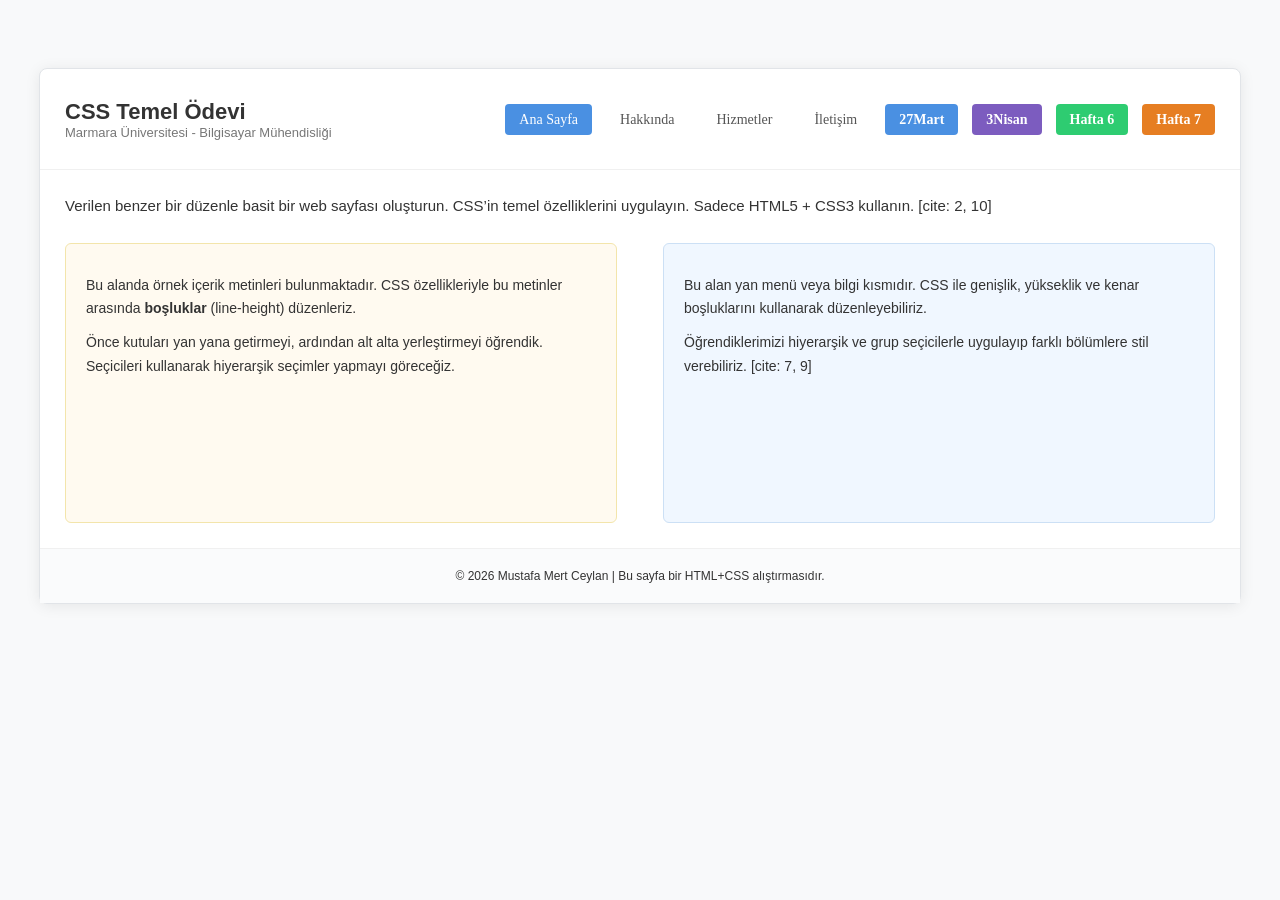
<file: index.html>
<!DOCTYPE html>
<html lang="tr">
<head>
    <meta charset="UTF-8">
    <title>Mustafa Mert Ceylan | Web Programlama Ödevi</title>
    <link rel="stylesheet" href="style.css">
</head>
<body>

    <div class="site-container">
        <header>
            <div class="header-content">
                <h1>CSS Temel Ödevi</h1>
                <p>Marmara Üniversitesi - Bilgisayar Mühendisliği</p>
            </div>
            <nav>
                <ul>
                    <li><a href="index.html" class="active">Ana Sayfa</a></li>
                    <li><a href="about.html">Hakkında</a></li>
                    <li><a href="interests.html">Hizmetler</a></li>
                    <li><a href="contact.html">İletişim</a></li>
                    <li><a href="27mart.html" class="btn-27mart">27Mart</a></li>
                    <li><a href="lab-position.html" class="btn-3nisan">3Nisan</a></li>
                    <li><a href="hafta6.html" class="btn-hafta6">Hafta 6</a></li>
                    <li><a href="hafta7.html" class="btn-hafta7">Hafta 7</a></li>
                </ul>
            </nav>
        </header>

        <section class="intro">
            <p>Verilen benzer bir düzenle basit bir web sayfası oluşturun. CSS’in temel özelliklerini uygulayın. Sadece HTML5 + CSS3 kullanın. [cite: 2, 10]</p>
        </section>

        <main class="columns-container">
            <article class="box box-left">
                <h2>İçerik</h2>
                <p>Bu alanda örnek içerik metinleri bulunmaktadır. CSS özellikleriyle bu metinler arasında <strong>boşluklar</strong> (line-height) düzenleriz. </p>
                <p>Önce kutuları yan yana getirmeyi, ardından alt alta yerleştirmeyi öğrendik. Seçicileri kullanarak hiyerarşik seçimler yapmayı göreceğiz. </p>
            </article><aside class="box box-right">
                <h2>Yan Menü / Bilgi</h2>
                <p>Bu alan yan menü veya bilgi kısmıdır. CSS ile genişlik, yükseklik ve kenar boşluklarını kullanarak düzenleyebiliriz. </p>
                <p>Öğrendiklerimizi hiyerarşik ve grup seçicilerle uygulayıp farklı bölümlere stil verebiliriz. [cite: 7, 9]</p>
            </aside>
        </main>

        <footer>
            <p>&copy; 2026 Mustafa Mert Ceylan | Bu sayfa bir HTML+CSS alıştırmasıdır.</p>
        </footer>
    </div>

</body>
</html>
</file>
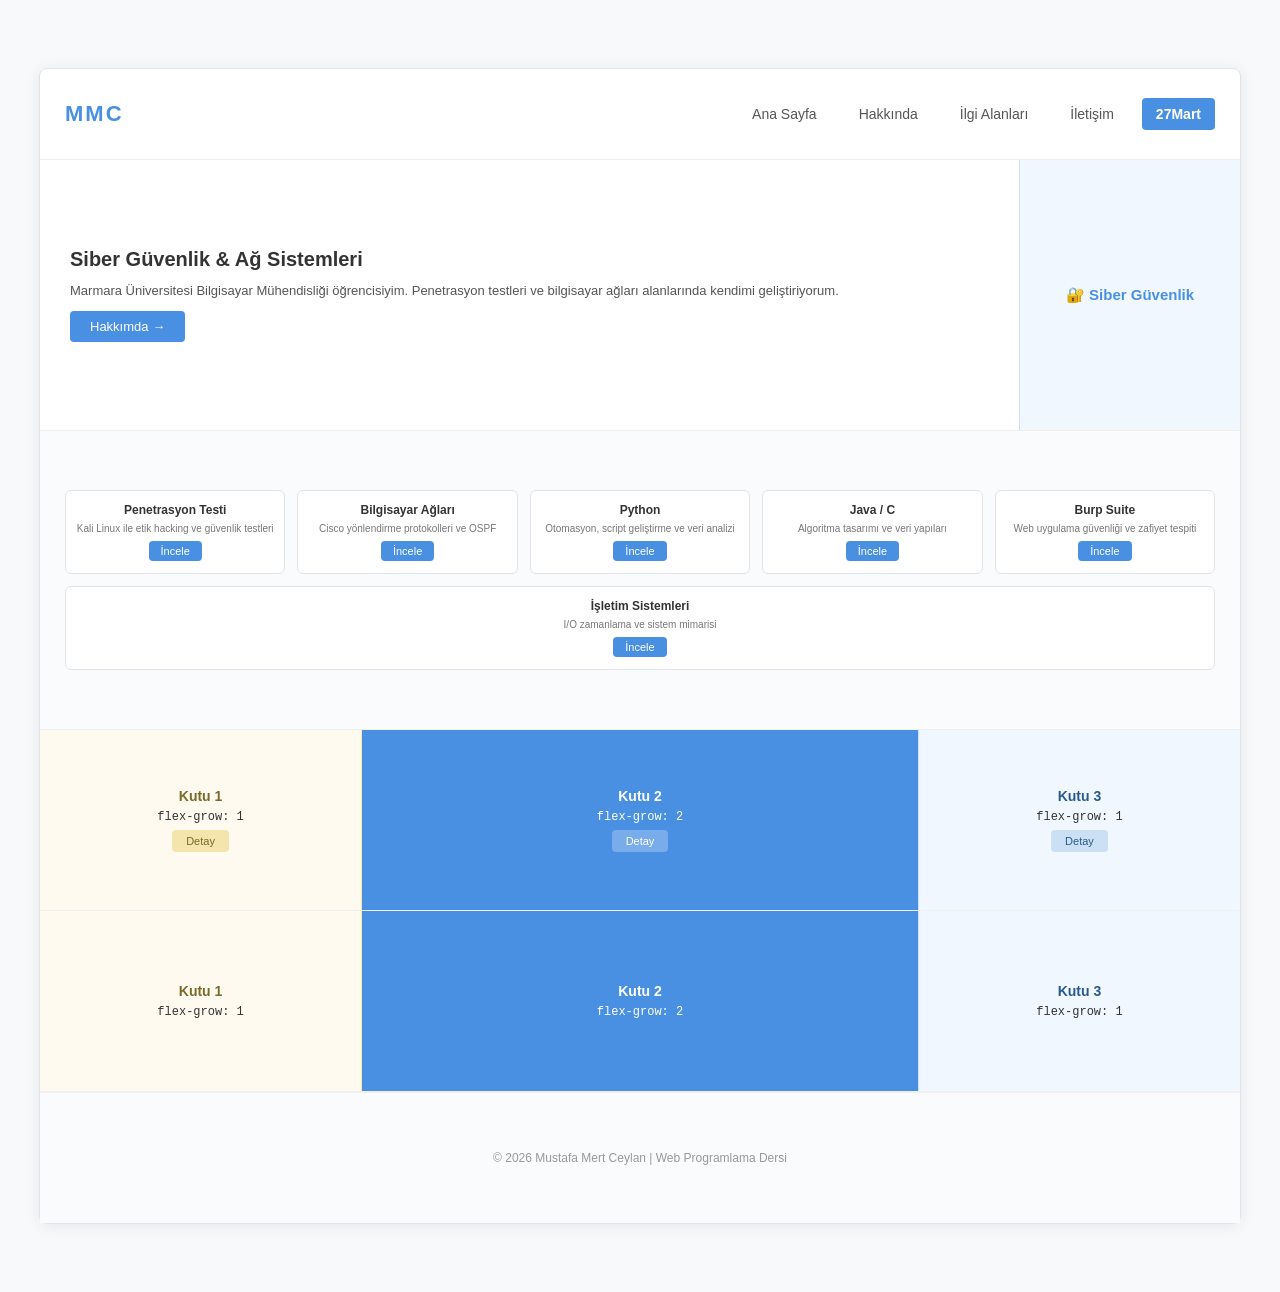
<file: 27mart.html>
<!DOCTYPE html>
<html lang="tr">
<head>
    <meta charset="UTF-8">
    <meta name="viewport" content="width=device-width, initial-scale=1.0">
    <title>Mustafa Mert Ceylan - Flexbox Ödevi</title>
    <link rel="stylesheet" href="style.css">
    <link rel="stylesheet" href="27mart.css">
</head>
<body>
    <div class="wrapper">

        <!-- NAVBAR -->
        <nav class="fm-navbar">
            <div class="fm-logo">MMC</div>
            <ul class="fm-nav-links">
                <li><a href="index.html">Ana Sayfa</a></li>
                <li><a href="about.html">Hakkında</a></li>
                <li><a href="interests.html">İlgi Alanları</a></li>
                <li><a href="contact.html">İletişim</a></li>
                <li><a href="27mart.html" class="btn-27mart active">27Mart</a></li>
            </ul>
        </nav>

        <!-- HERO -->
        <section class="fm-hero">
            <div class="fm-hero-content">
                <h1>Siber Güvenlik &amp; Ağ Sistemleri</h1>
                <p>Marmara Üniversitesi Bilgisayar Mühendisliği öğrencisiyim. Penetrasyon testleri ve bilgisayar ağları alanlarında kendimi geliştiriyorum.</p>
                <button>Hakkımda →</button>
            </div>
            <div class="fm-hero-image">
                <span>🔐 Siber Güvenlik</span>
            </div>
        </section>

        <!-- KARTLAR -->
        <section class="fm-cards-section">
            <div class="fm-card">
                <h3>Penetrasyon Testi</h3>
                <p>Kali Linux ile etik hacking ve güvenlik testleri</p>
                <button>İncele</button>
            </div>
            <div class="fm-card">
                <h3>Bilgisayar Ağları</h3>
                <p>Cisco yönlendirme protokolleri ve OSPF</p>
                <button>İncele</button>
            </div>
            <div class="fm-card">
                <h3>Python</h3>
                <p>Otomasyon, script geliştirme ve veri analizi</p>
                <button>İncele</button>
            </div>
            <div class="fm-card">
                <h3>Java / C</h3>
                <p>Algoritma tasarımı ve veri yapıları</p>
                <button>İncele</button>
            </div>
            <div class="fm-card">
                <h3>Burp Suite</h3>
                <p>Web uygulama güvenliği ve zafiyet tespiti</p>
                <button>İncele</button>
            </div>
            <div class="fm-card">
                <h3>İşletim Sistemleri</h3>
                <p>I/O zamanlama ve sistem mimarisi</p>
                <button>İncele</button>
            </div>
        </section>

        <!-- FLEX GROW — butonlu -->
        <section class="fm-grow-section">
            <div class="fm-box fm-box-1">
                <h4>Kutu 1</h4>
                <p>flex-grow: 1</p>
                <button>Detay</button>
            </div>
            <div class="fm-box fm-box-2">
                <h4>Kutu 2</h4>
                <p>flex-grow: 2</p>
                <button>Detay</button>
            </div>
            <div class="fm-box fm-box-3">
                <h4>Kutu 3</h4>
                <p>flex-grow: 1</p>
                <button>Detay</button>
            </div>
        </section>

        <!-- FLEX GROW — butonsuz -->
        <section class="fm-grow-section">
            <div class="fm-box fm-box-1">
                <h4>Kutu 1</h4>
                <p>flex-grow: 1</p>
            </div>
            <div class="fm-box fm-box-2">
                <h4>Kutu 2</h4>
                <p>flex-grow: 2</p>
            </div>
            <div class="fm-box fm-box-3">
                <h4>Kutu 3</h4>
                <p>flex-grow: 1</p>
            </div>
        </section>

        <!-- FOOTER -->
        <footer class="fm-footer">
            <p>&copy; 2026 Mustafa Mert Ceylan | Web Programlama Dersi</p>
        </footer>

    </div>
</body>
</html>
</file>
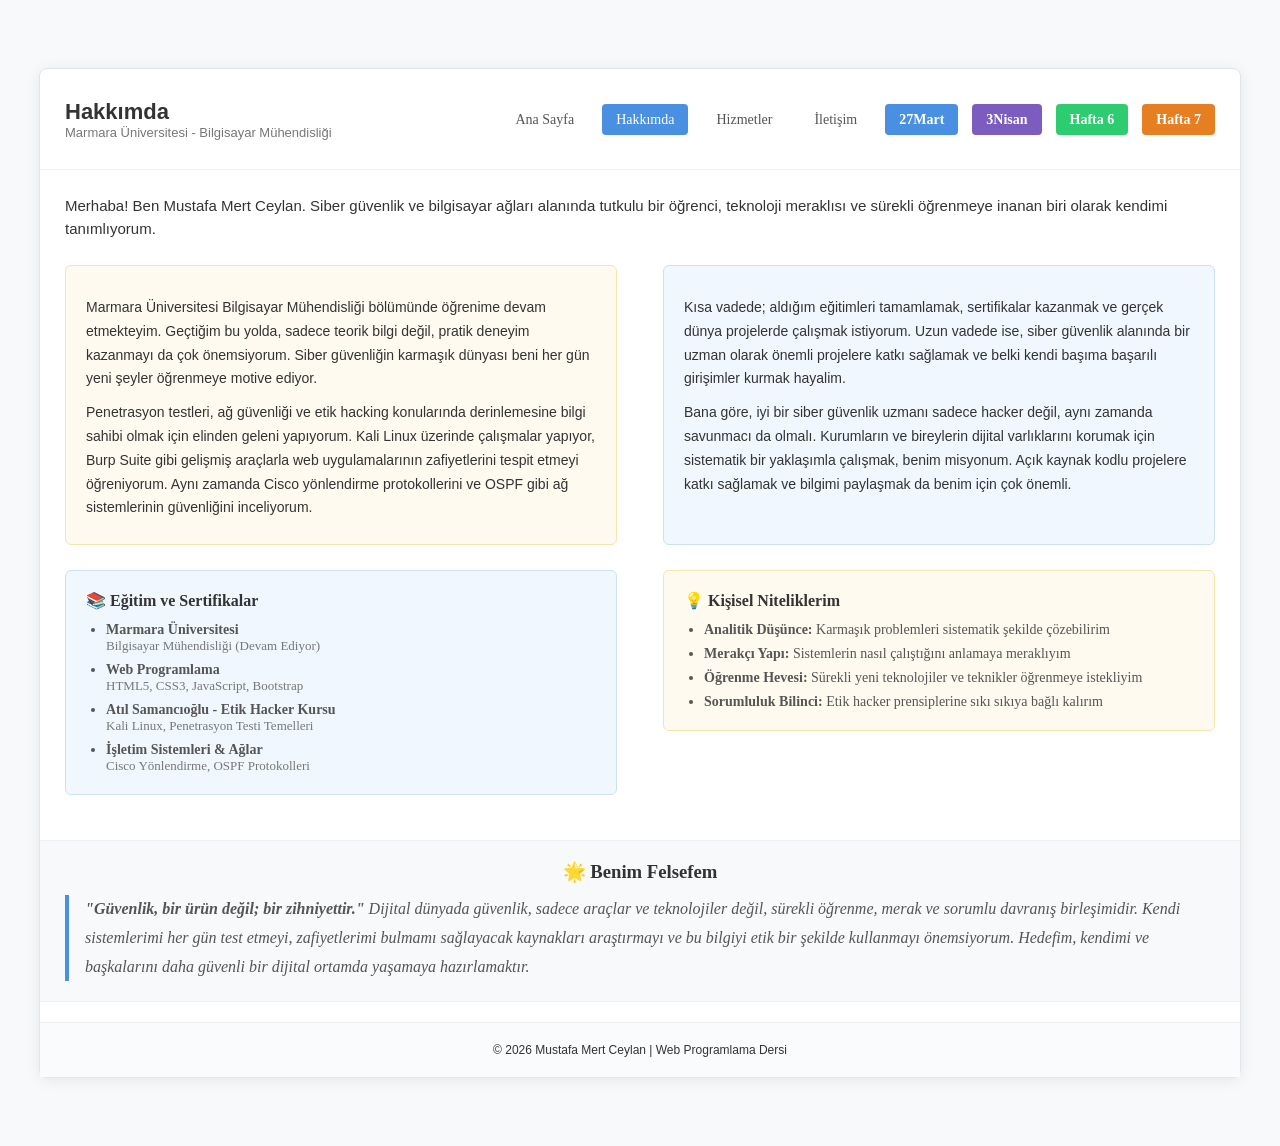
<file: about.html>
<!DOCTYPE html>
<html lang="tr">
<head>
    <meta charset="UTF-8">
    <title>Hakkımda - MustafaMertCeylan</title>
    <link rel="stylesheet" href="style.css">
</head>
<body>
    <div class="site-container">
        <header>
            <div class="header-content">
                <h1>Hakkımda</h1>
                <p>Marmara Üniversitesi - Bilgisayar Mühendisliği</p>
            </div>
            <nav>
                <ul>
                    <li><a href="index.html">Ana Sayfa</a></li>
                    <li><a href="about.html" class="active">Hakkımda</a></li>
                    <li><a href="interests.html">Hizmetler</a></li>
                    <li><a href="contact.html">İletişim</a></li>
                    <li><a href="27mart.html" class="btn-27mart">27Mart</a></li>
                    <li><a href="lab-position.html" class="btn-3nisan">3Nisan</a></li>
                    <li><a href="hafta6.html" class="btn-hafta6">Hafta 6</a></li>
                    <li><a href="hafta7.html" class="btn-hafta7">Hafta 7</a></li>
                </ul>
            </nav>
        </header>

        <section class="intro">
            <p>Merhaba! Ben Mustafa Mert Ceylan. Siber güvenlik ve bilgisayar ağları alanında tutkulu bir öğrenci, teknoloji meraklısı ve sürekli öğrenmeye inanan biri olarak kendimi tanımlıyorum.</p>
        </section>

        <main class="columns-container">
            <article class="box box-left">
                <h2>👨‍💻 Kim Olduğum?</h2>
                <p>Marmara Üniversitesi Bilgisayar Mühendisliği bölümünde öğrenime devam etmekteyim. Geçtiğim bu yolda, sadece teorik bilgi değil, pratik deneyim kazanmayı da çok önemsiyorum. Siber güvenliğin karmaşık dünyası beni her gün yeni şeyler öğrenmeye motive ediyor.</p>
                <p>Penetrasyon testleri, ağ güvenliği ve etik hacking konularında derinlemesine bilgi sahibi olmak için elinden geleni yapıyorum. Kali Linux üzerinde çalışmalar yapıyor, Burp Suite gibi gelişmiş araçlarla web uygulamalarının zafiyetlerini tespit etmeyi öğreniyorum. Aynı zamanda Cisco yönlendirme protokollerini ve OSPF gibi ağ sistemlerinin güvenliğini inceliyorum.</p>
            </article>

            <aside class="box box-right">
                <h2>🎯 Hedeflerim ve Vizyonum</h2>
                <p>Kısa vadede; aldığım eğitimleri tamamlamak, sertifikalar kazanmak ve gerçek dünya projelerde çalışmak istiyorum. Uzun vadede ise, siber güvenlik alanında bir uzman olarak önemli projelere katkı sağlamak ve belki kendi başıma başarılı girişimler kurmak hayalim.</p>
                <p>Bana göre, iyi bir siber güvenlik uzmanı sadece hacker değil, aynı zamanda savunmacı da olmalı. Kurumların ve bireylerin dijital varlıklarını korumak için sistematik bir yaklaşımla çalışmak, benim misyonum. Açık kaynak kodlu projelere katkı sağlamak ve bilgimi paylaşmak da benim için çok önemli.</p>
            </aside>
        </main>

        <div style="padding: 0 25px 25px; font-size: 0;">
            <div style="display: inline-block; width: 48%; vertical-align: top; padding: 20px; box-sizing: border-box; background-color: #f0f7ff; border: 1px solid #cce0f5; border-radius: 6px; margin-right: 4%; font-size: 14px;">
                <h3 style="color: #333; margin: 0 0 12px; font-size: 16px;">📚 Eğitim ve Sertifikalar</h3>
                <ul style="margin: 0; padding-left: 20px; color: #555;">
                    <li style="margin-bottom: 8px;"><strong>Marmara Üniversitesi</strong><br><span style="font-size: 13px; color: #777;">Bilgisayar Mühendisliği (Devam Ediyor)</span></li>
                    <li style="margin-bottom: 8px;"><strong>Web Programlama</strong><br><span style="font-size: 13px; color: #777;">HTML5, CSS3, JavaScript, Bootstrap</span></li>
                    <li style="margin-bottom: 8px;"><strong>Atıl Samancıoğlu - Etik Hacker Kursu</strong><br><span style="font-size: 13px; color: #777;">Kali Linux, Penetrasyon Testi Temelleri</span></li>
                    <li><strong>İşletim Sistemleri & Ağlar</strong><br><span style="font-size: 13px; color: #777;">Cisco Yönlendirme, OSPF Protokolleri</span></li>
                </ul>
            </div>

            <div style="display: inline-block; width: 48%; vertical-align: top; padding: 20px; box-sizing: border-box; background-color: #fffaf0; border: 1px solid #f3e5ab; border-radius: 6px; font-size: 14px;">
                <h3 style="color: #333; margin: 0 0 12px; font-size: 16px;">💡 Kişisel Niteliklerim</h3>
                <ul style="margin: 0; padding-left: 20px; color: #555;">
                    <li style="margin-bottom: 8px;"><strong>Analitik Düşünce:</strong> Karmaşık problemleri sistematik şekilde çözebilirim</li>
                    <li style="margin-bottom: 8px;"><strong>Merakçı Yapı:</strong> Sistemlerin nasıl çalıştığını anlamaya meraklıyım</li>
                    <li style="margin-bottom: 8px;"><strong>Öğrenme Hevesi:</strong> Sürekli yeni teknolojiler ve teknikler öğrenmeye istekliyim</li>
                    <li><strong>Sorumluluk Bilinci:</strong> Etik hacker prensiplerine sıkı sıkıya bağlı kalırım</li>
                </ul>
            </div>
        </div>

        <div style="padding: 20px 25px; background-color: #f8f9fa; border-top: 1px solid #f0f0f0; border-bottom: 1px solid #f0f0f0; margin: 20px 0;">
            <h3 style="color: #333; margin: 0 0 12px; text-align: center;">🌟 Benim Felsefem</h3>
            <blockquote style="border-left: 4px solid #4a90e2; padding-left: 16px; margin: 0; color: #555; font-style: italic; line-height: 1.8;">
                <strong>"Güvenlik, bir ürün değil; bir zihniyettir."</strong> Dijital dünyada güvenlik, sadece araçlar ve teknolojiler değil, sürekli öğrenme, merak ve sorumlu davranış birleşimidir. Kendi sistemlerimi her gün test etmeyi, zafiyetlerimi bulmamı sağlayacak kaynakları araştırmayı ve bu bilgiyi etik bir şekilde kullanmayı önemsiyorum. Hedefim, kendimi ve başkalarını daha güvenli bir dijital ortamda yaşamaya hazırlamaktır.
            </blockquote>
        </div>

        <footer>
            <p>&copy; 2026 Mustafa Mert Ceylan | Web Programlama Dersi</p>
        </footer>
    </div>
</body>
</html>
</file>
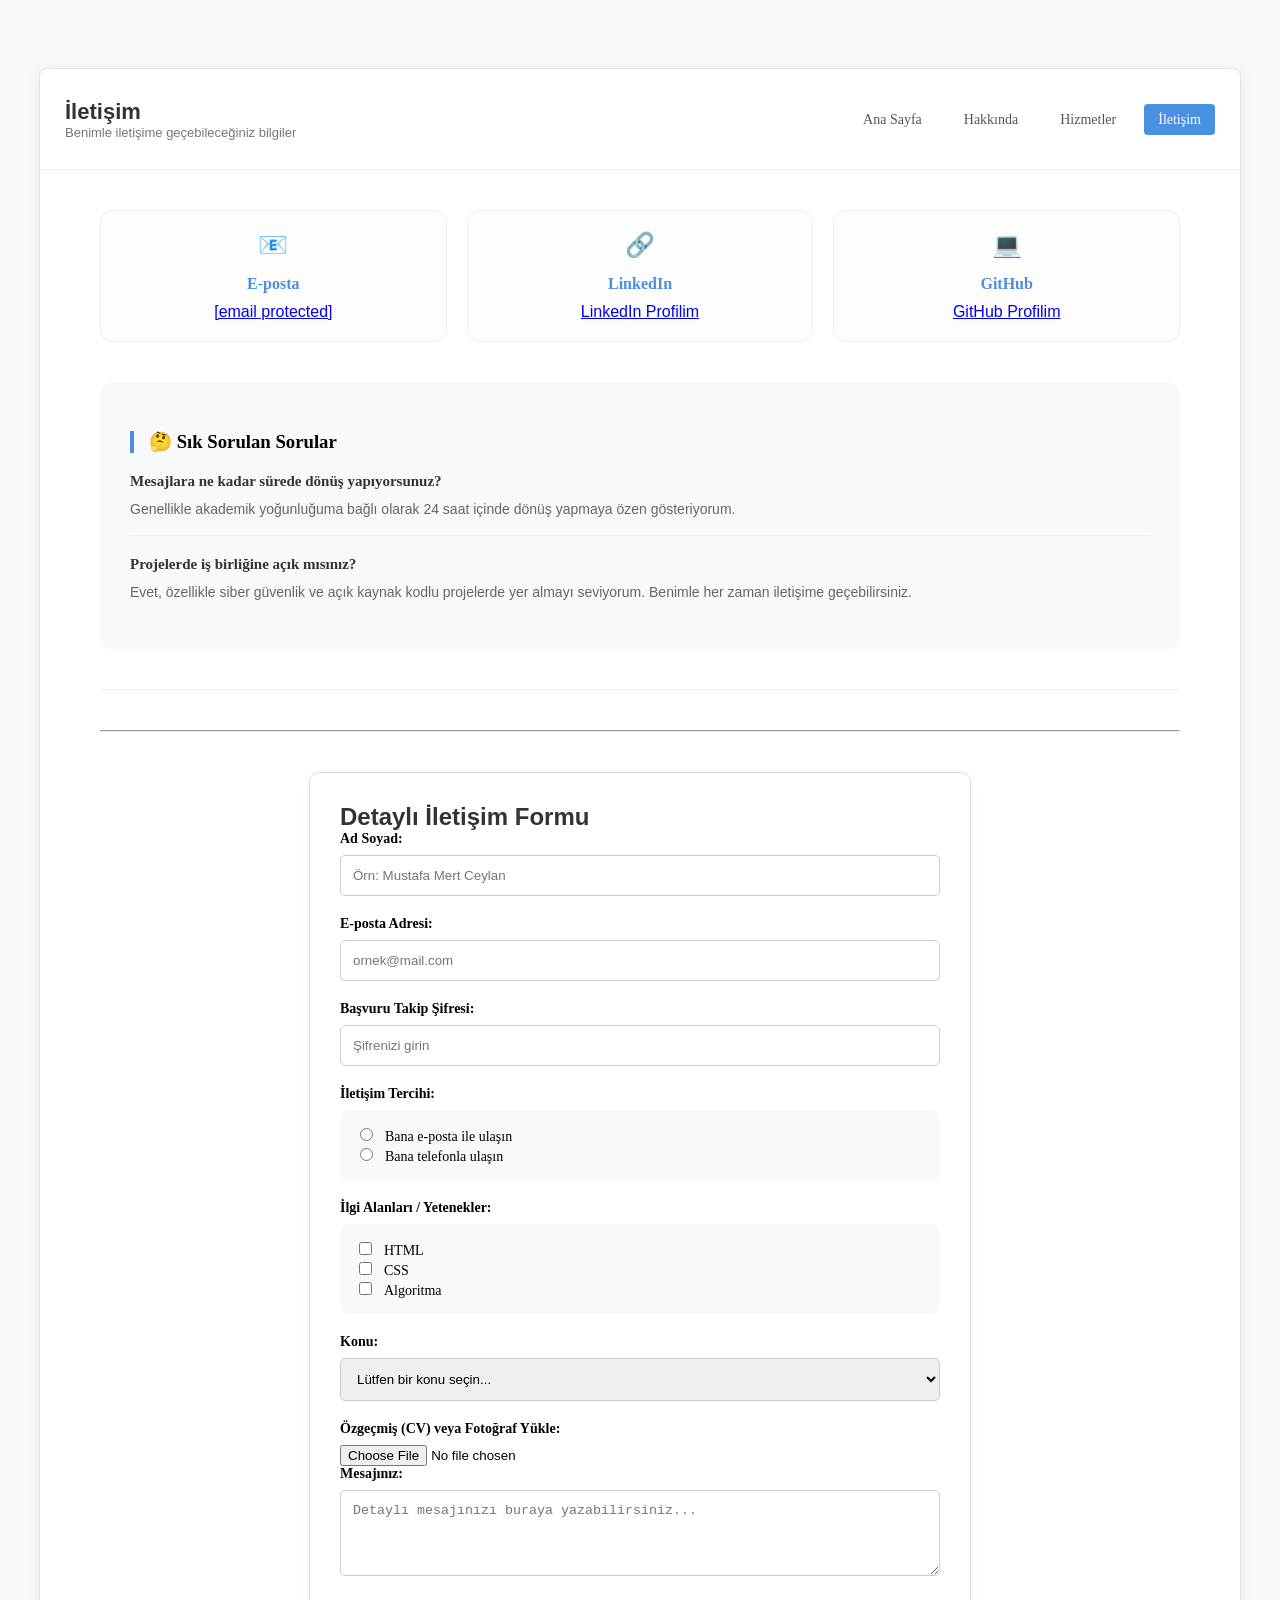
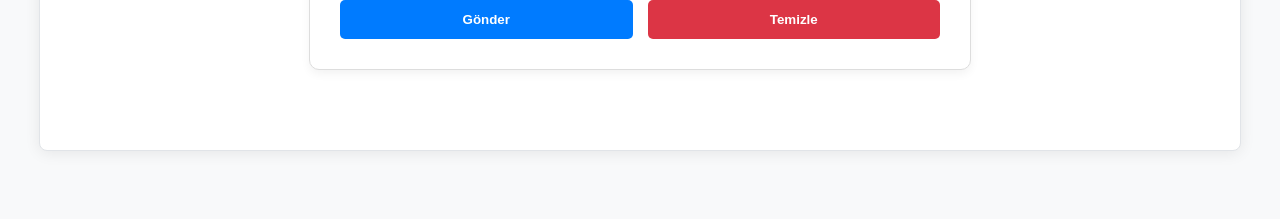
<file: contact.html>
<!DOCTYPE html>
<html lang="tr">
<head>
    <meta charset="UTF-8">
    <title>İletişim - Mustafa Mert Ceylan</title>
    <link rel="stylesheet" href="style.css">
</head>
<body>
    <div class="site-container">
        <header>
            <div class="header-content">
                <h1>İletişim</h1>
                <p>Benimle iletişime geçebileceğiniz bilgiler</p>
            </div>
            <nav>
                <ul>
                    <li><a href="index.html">Ana Sayfa</a></li>
                    <li><a href="about.html">Hakkında</a></li>
                    <li><a href="interests.html">Hizmetler</a></li>
                    <li><a href="contact.html" class="active">İletişim</a></li>
                </ul>
            </nav>
        </header>

        <main class="contact-info-section">
    <section class="info-grid">
        <div class="info-card">
            <div class="icon">📧</div>
            <h3>E-posta</h3>
            <p><a href="/cdn-cgi/l/email-protection#0865656d7a7c3a3b4865697a7d66266d6c7d267c7a"><span class="__cf_email__" data-cfemail="f09d9d958284c2c3b09d9182859ede959485de8482">[email&#160;protected]</span></a></p>
        </div>
        <div class="info-card">
            <div class="icon">🔗</div>
            <h3>LinkedIn</h3>
            <p><a href="#">LinkedIn Profilim</a></p>
        </div>
        <div class="info-card">
            <div class="icon">💻</div>
            <h3>GitHub</h3>
            <p><a href="#">GitHub Profilim</a></p>
        </div>
    </section>

    <section class="faq-container">
        <h3>🤔 Sık Sorulan Sorular</h3>
        
        <div class="faq-item">
            <h4>Mesajlara ne kadar sürede dönüş yapıyorsunuz?</h4>
            <p>Genellikle akademik yoğunluğuma bağlı olarak 24 saat içinde dönüş yapmaya özen gösteriyorum.</p>
        </div>

        <div class="faq-item">
            <h4>Projelerde iş birliğine açık mısınız?</h4>
            <p>Evet, özellikle siber güvenlik ve açık kaynak kodlu projelerde yer almayı seviyorum. Benimle her zaman iletişime geçebilirsiniz.</p>
        </div>
    </section>

    <hr class="section-divider">

    <hr>

    <div class="contact-container">
    <h2>Detaylı İletişim Formu</h2>
    <form action="#" method="post">
        
        <label for="fullname">Ad Soyad:</label>
        <input type="text" id="fullname" name="fullname" placeholder="Örn: Mustafa Mert Ceylan" required>

        <label for="email">E-posta Adresi:</label>
        <input type="email" id="email" name="email" placeholder="ornek@mail.com" required>

        <label for="pwd">Başvuru Takip Şifresi:</label>
        <input type="password" id="pwd" name="pwd" placeholder="Şifrenizi girin">

        <div class="form-section">
            <label>İletişim Tercihi:</label>
            <div class="option-group">
                <input type="radio" id="mail-pref" name="pref" value="email">
                <label for="mail-pref" class="inline-label">Bana e-posta ile ulaşın</label><br>
                <input type="radio" id="tel-pref" name="pref" value="phone">
                <label for="tel-pref" class="inline-label">Bana telefonla ulaşın</label>
            </div>
        </div>

        <div class="form-section">
            <label>İlgi Alanları / Yetenekler:</label>
            <div class="option-group">
                <input type="checkbox" id="html" name="skill" value="html">
                <label for="html" class="inline-label">HTML</label><br>
                <input type="checkbox" id="css" name="skill" value="css">
                <label for="css" class="inline-label">CSS</label><br>
                <input type="checkbox" id="algo" name="skill" value="algo">
                <label for="algo" class="inline-label">Algoritma</label>
            </div>
        </div>

        <label for="subject">Konu:</label>
        <select id="subject" name="subject">
            <option value="">Lütfen bir konu seçin...</option>
            <option value="is">İş Teklifi</option>
            <option value="soru">Soru</option>
            <option value="geri">Geri Bildirim</option>
        </select>

        <label for="cv">Özgeçmiş (CV) veya Fotoğraf Yükle:</label>
        <input type="file" id="cv" name="cv">

        <label for="message">Mesajınız:</label>
        <textarea id="message" name="message" rows="4" placeholder="Detaylı mesajınızı buraya yazabilirsiniz..."></textarea>

        <div class="btn-container">
            <button type="submit" class="btn-submit">Gönder</button>
            <button type="reset" class="btn-reset">Temizle</button>
        </div>
    </form>
</div>
</main>
</file>
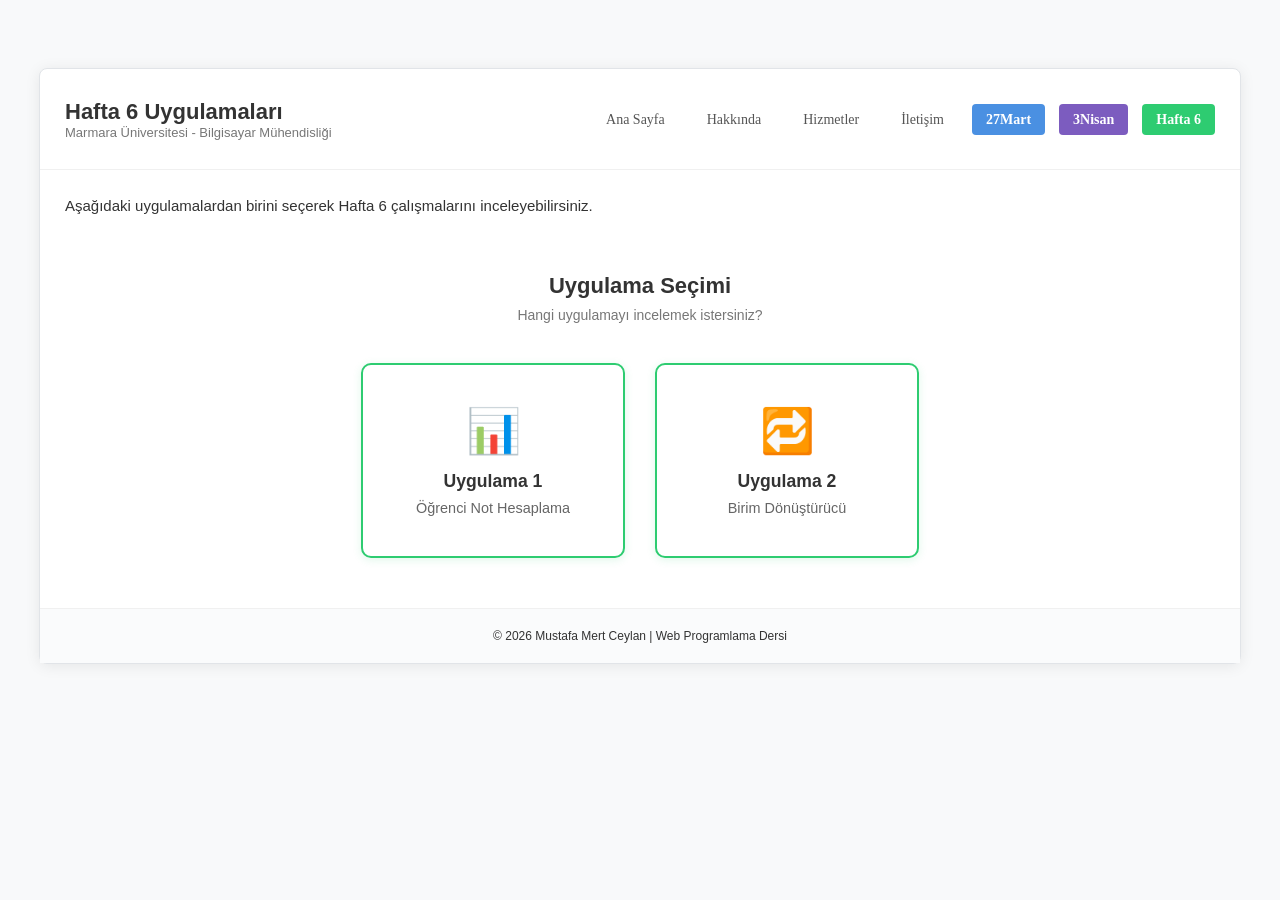
<file: hafta6.html>
<!DOCTYPE html>
<html lang="tr">
<head>
    <meta charset="UTF-8">
    <meta name="viewport" content="width=device-width, initial-scale=1.0">
    <title>Hafta 6 - MustafaMertCeylan</title>
    <link rel="stylesheet" href="style.css">
    <style>
        /* Hafta 6'ya özel stiller — style.css değişkenleri korundu */
        .hafta6-title {
            text-align: center;
            padding: 30px 25px 10px;
        }

        .hafta6-title h2 {
            font-size: 22px;
            color: #333;
            margin-bottom: 8px;
        }

        .hafta6-title p {
            font-size: 14px;
            color: #777;
        }

        .hafta6-container {
            display: flex;
            justify-content: center;
            align-items: stretch;
            gap: 30px;
            padding: 30px 40px 50px;
            flex-wrap: wrap;
        }

        .uygulama-card {
            display: flex;
            flex-direction: column;
            align-items: center;
            justify-content: center;
            width: 220px;
            padding: 40px 20px;
            background-color: #ffffff;
            border: 2px solid #2ecc71;
            border-radius: 10px;
            text-align: center;
            text-decoration: none;
            color: #333;
            font-family: 'Segoe UI', Tahoma, sans-serif;
            font-size: 1.1em;
            font-weight: bold;
            box-shadow: 0 2px 8px rgba(46, 204, 113, 0.15);
            transition: all 0.25s ease;
        }

        .uygulama-card:hover {
            background-color: #2ecc71;
            color: white;
            transform: translateY(-5px);
            box-shadow: 0 8px 22px rgba(46, 204, 113, 0.35);
        }

        .uygulama-card .card-icon {
            font-size: 2.5em;
            margin-bottom: 14px;
        }

        .uygulama-card .card-desc {
            font-size: 0.82em;
            font-weight: normal;
            margin-top: 8px;
            color: #666;
        }

        .uygulama-card:hover .card-desc {
            color: rgba(255, 255, 255, 0.85);
        }
    </style>
</head>
<body>
    <div class="site-container">
        <header>
            <div class="header-content">
                <h1>Hafta 6 Uygulamaları</h1>
                <p>Marmara Üniversitesi - Bilgisayar Mühendisliği</p>
            </div>
            <nav>
                <ul>
                    <li><a href="index.html">Ana Sayfa</a></li>
                    <li><a href="about.html">Hakkında</a></li>
                    <li><a href="interests.html">Hizmetler</a></li>
                    <li><a href="contact.html">İletişim</a></li>
                    <li><a href="27mart.html" class="btn-27mart">27Mart</a></li>
                    <li><a href="lab-position.html" class="btn-3nisan">3Nisan</a></li>
                    <li><a href="hafta6.html" class="btn-hafta6 active">Hafta 6</a></li>
                </ul>
            </nav>
        </header>

        <section class="intro">
            <p>Aşağıdaki uygulamalardan birini seçerek Hafta 6 çalışmalarını inceleyebilirsiniz.</p>
        </section>

        <main>
            <div class="hafta6-title">
                <h2>Uygulama Seçimi</h2>
                <p>Hangi uygulamayı incelemek istersiniz?</p>
            </div>
            <div class="hafta6-container">
                <a href="uygulama1.html" class="uygulama-card">
                    <div class="card-icon">📊</div>
                    Uygulama 1
                    <div class="card-desc">Öğrenci Not Hesaplama</div>
                </a>
                <a href="uygulama2.html" class="uygulama-card">
                    <div class="card-icon">🔁</div>
                    Uygulama 2
                    <div class="card-desc">Birim Dönüştürücü</div>
                </a>
            </div>
        </main>

        <footer>
            <p>&copy; 2026 Mustafa Mert Ceylan | Web Programlama Dersi</p>
        </footer>
    </div>
</body>
</html>
</file>
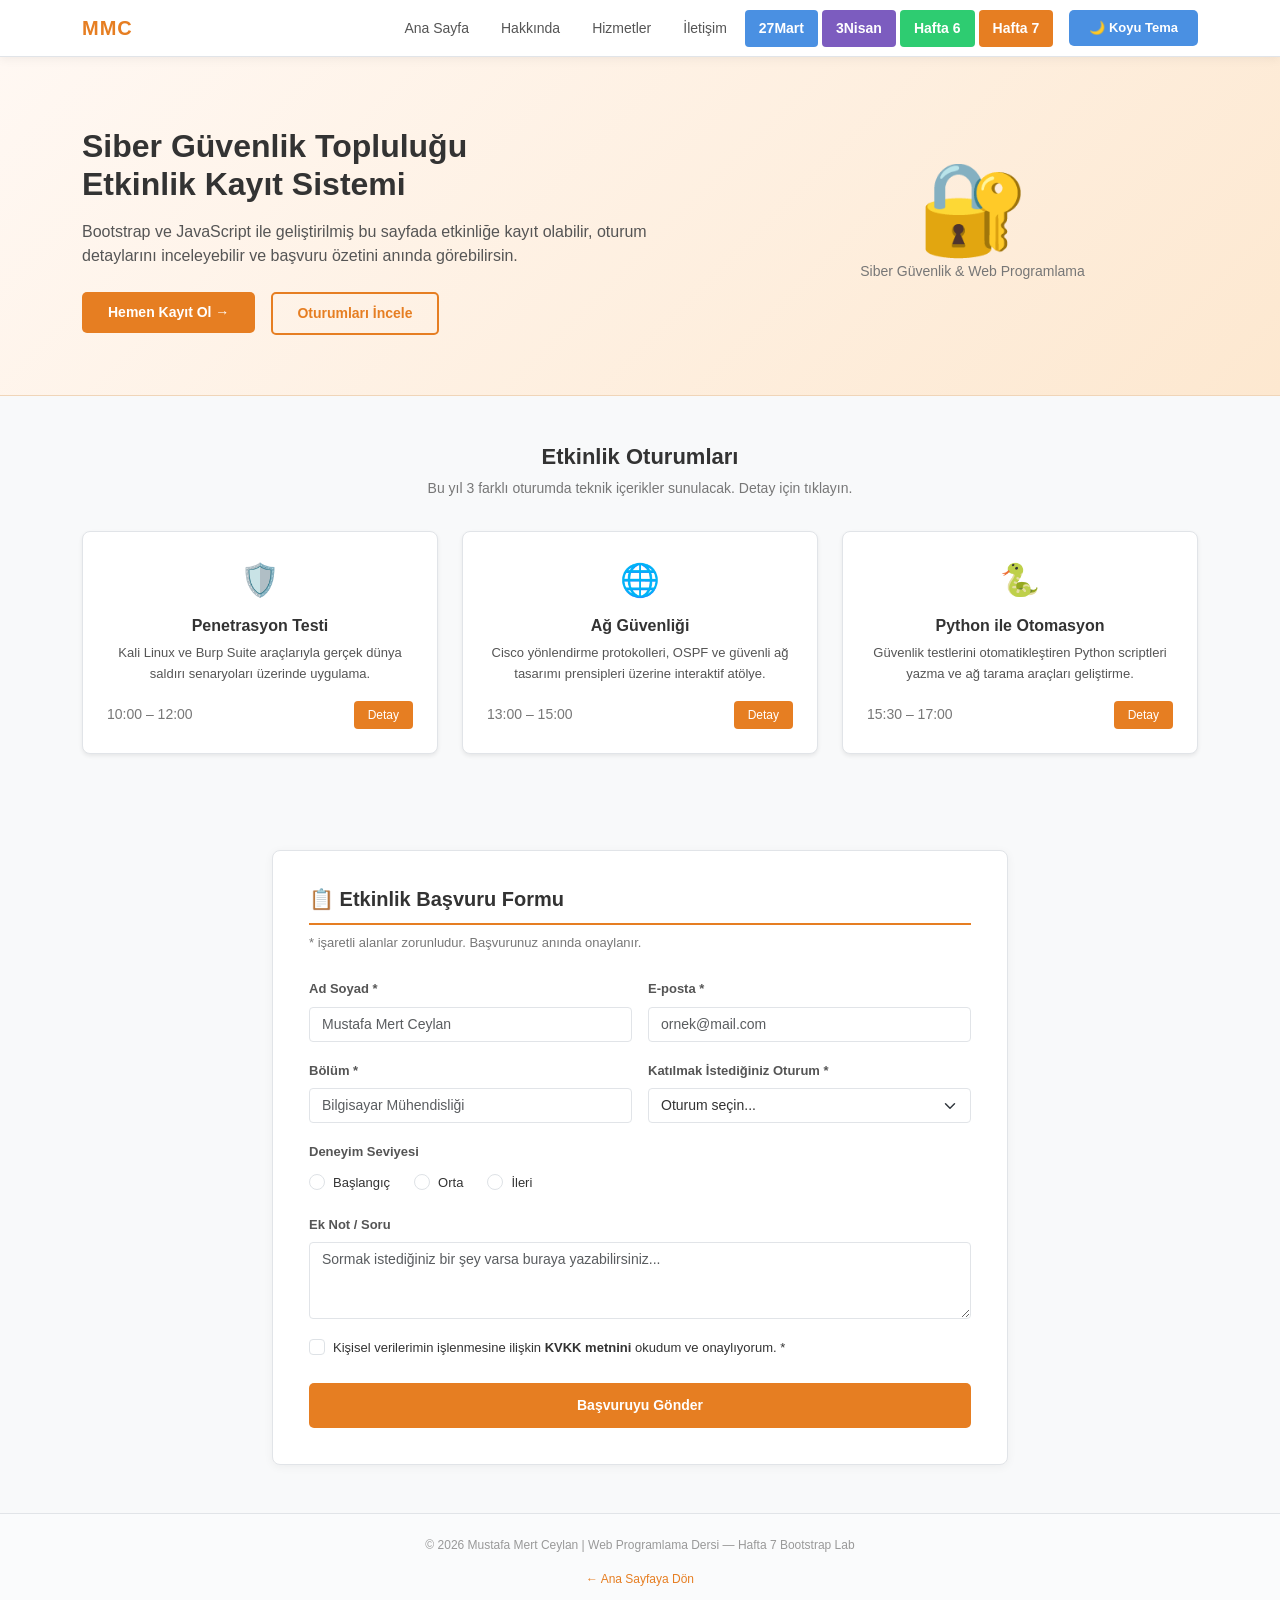
<file: hafta7.html>
<!DOCTYPE html>
<html lang="tr">
<head>
    <meta charset="UTF-8">
    <meta name="viewport" content="width=device-width, initial-scale=1.0">
    <title>Hafta 7 - Bootstrap Lab | MustafaMertCeylan</title>

    <!-- Bootstrap 5 CDN -->
    <link href="https://cdn.jsdelivr.net/npm/bootstrap@5.3.3/dist/css/bootstrap.min.css" rel="stylesheet">

    <!-- Projeye özel CSS -->
    <link rel="stylesheet" href="hafta7.css">
</head>
<body>

    <!-- ============================================================
         NAVBAR
    ============================================================= -->
    <nav class="navbar navbar-expand-lg h7-navbar">
        <div class="container">
            <a class="navbar-brand" href="index.html">MMC</a>

            <button class="navbar-toggler" type="button"
                    data-bs-toggle="collapse" data-bs-target="#navMenu"
                    aria-controls="navMenu" aria-expanded="false"
                    aria-label="Menüyü aç/kapat">
                <span class="navbar-toggler-icon"></span>
            </button>

            <div class="collapse navbar-collapse" id="navMenu">
                <ul class="navbar-nav ms-auto gap-1 align-items-center">
                    <li class="nav-item"><a class="nav-link" href="index.html">Ana Sayfa</a></li>
                    <li class="nav-item"><a class="nav-link" href="about.html">Hakkında</a></li>
                    <li class="nav-item"><a class="nav-link" href="interests.html">Hizmetler</a></li>
                    <li class="nav-item"><a class="nav-link" href="contact.html">İletişim</a></li>
                    <li class="nav-item">
                        <a class="nav-link" href="27mart.html"
                           style="background:#4a90e2;color:white!important;font-weight:700;border-radius:4px;">27Mart</a>
                    </li>
                    <li class="nav-item">
                        <a class="nav-link" href="lab-position.html"
                           style="background:#7c5cbf;color:white!important;font-weight:700;border-radius:4px;">3Nisan</a>
                    </li>
                    <li class="nav-item">
                        <a class="nav-link" href="hafta6.html"
                           style="background:#2ecc71;color:white!important;font-weight:700;border-radius:4px;">Hafta 6</a>
                    </li>
                    <li class="nav-item">
                        <a class="nav-link active-page" href="hafta7.html">Hafta 7</a>
                    </li>
                </ul>

                <!-- Tema değiştirme butonu — type="button" zorunlu! -->
                <button type="button" id="temaBtn" class="ms-3">
                    <span id="temaIkon">🌙</span>
                    <span id="temaYazi"> Koyu Tema</span>
                </button>
            </div>
        </div>
    </nav>

    <!-- ============================================================
         HERO
    ============================================================= -->
    <section class="h7-hero">
        <div class="container">
            <div class="row align-items-center">
                <div class="col-lg-7">
                    <h1>Siber Güvenlik Topluluğu<br>Etkinlik Kayıt Sistemi</h1>
                    <p class="lead mt-3">
                        Bootstrap ve JavaScript ile geliştirilmiş bu sayfada etkinliğe kayıt olabilir,
                        oturum detaylarını inceleyebilir ve başvuru özetini anında görebilirsin.
                    </p>
                    <div class="d-flex gap-3 mt-4 flex-wrap">
                        <!-- type="button" — form içinde değil ama yine de iyi alışkanlık -->
                        <a href="#basvuruBolumu">
                            <button type="button" class="h7-btn-primary">Hemen Kayıt Ol →</button>
                        </a>
                        <a href="#kartlar">
                            <button type="button" class="h7-btn-outline">Oturumları İncele</button>
                        </a>
                    </div>
                </div>
                <div class="col-lg-5 text-center mt-4 mt-lg-0">
                    <div style="font-size:90px; line-height:1;">🔐</div>
                    <p style="font-size:14px; color:#777; margin-top:8px;">Siber Güvenlik &amp; Web Programlama</p>
                </div>
            </div>
        </div>
    </section>

    <!-- ============================================================
         KARTLAR — data-kart attribute'u ile JS bağlantısı kuruldu
    ============================================================= -->
    <section id="kartlar" class="py-5 bg-light">
        <div class="container">
            <div class="text-center mb-4">
                <h2 class="h7-section-title">Etkinlik Oturumları</h2>
                <p class="h7-section-sub">Bu yıl 3 farklı oturumda teknik içerikler sunulacak. Detay için tıklayın.</p>
            </div>
            <div class="row g-4">

                <!-- Kart 1 -->
                <div class="col-md-4">
                    <div class="card h7-card shadow-sm p-2">
                        <div class="card-body text-center">
                            <span class="h7-card-icon">🛡️</span>
                            <h5 class="card-title">Penetrasyon Testi</h5>
                            <p class="card-text">
                                Kali Linux ve Burp Suite araçlarıyla gerçek
                                dünya saldırı senaryoları üzerinde uygulama.
                            </p>
                            <div class="d-flex justify-content-between align-items-center mt-3">
                                <small style="color:#777;">10:00 – 12:00</small>
                                <!-- data-kart ile JS'e bağlandı -->
                                <button type="button" class="btn btn-sm kart-detay-btn"
                                        data-kart="pentest">Detay</button>
                            </div>
                        </div>
                    </div>
                </div>

                <!-- Kart 2 -->
                <div class="col-md-4">
                    <div class="card h7-card shadow-sm p-2">
                        <div class="card-body text-center">
                            <span class="h7-card-icon">🌐</span>
                            <h5 class="card-title">Ağ Güvenliği</h5>
                            <p class="card-text">
                                Cisco yönlendirme protokolleri, OSPF ve güvenli
                                ağ tasarımı prensipleri üzerine interaktif atölye.
                            </p>
                            <div class="d-flex justify-content-between align-items-center mt-3">
                                <small style="color:#777;">13:00 – 15:00</small>
                                <button type="button" class="btn btn-sm kart-detay-btn"
                                        data-kart="network">Detay</button>
                            </div>
                        </div>
                    </div>
                </div>

                <!-- Kart 3 -->
                <div class="col-md-4">
                    <div class="card h7-card shadow-sm p-2">
                        <div class="card-body text-center">
                            <span class="h7-card-icon">🐍</span>
                            <h5 class="card-title">Python ile Otomasyon</h5>
                            <p class="card-text">
                                Güvenlik testlerini otomatikleştiren Python scriptleri
                                yazma ve ağ tarama araçları geliştirme.
                            </p>
                            <div class="d-flex justify-content-between align-items-center mt-3">
                                <small style="color:#777;">15:30 – 17:00</small>
                                <button type="button" class="btn btn-sm kart-detay-btn"
                                        data-kart="python">Detay</button>
                            </div>
                        </div>
                    </div>
                </div>

            </div>
        </div>
    </section>

    <!-- ============================================================
         BAŞVURU FORMU
    ============================================================= -->
    <section id="basvuruBolumu" class="py-5">
        <div class="container">
            <div class="row justify-content-center">
                <div class="col-lg-8">
                    <div class="h7-form-section">
                        <h2>📋 Etkinlik Başvuru Formu</h2>
                        <p style="font-size:13px; color:#777; margin-top:8px; margin-bottom:24px;">
                            * işaretli alanlar zorunludur. Başvurunuz anında onaylanır.
                        </p>

                        <form id="basvuruForm" novalidate>

                            <div class="row g-3 mb-3">
                                <div class="col-md-6">
                                    <label for="adSoyad" class="form-label">Ad Soyad *</label>
                                    <input type="text" class="form-control" id="adSoyad"
                                           placeholder="Mustafa Mert Ceylan">
                                </div>
                                <div class="col-md-6">
                                    <label for="email" class="form-label">E-posta *</label>
                                    <input type="email" class="form-control" id="email"
                                           placeholder="ornek@mail.com">
                                </div>
                            </div>

                            <div class="row g-3 mb-3">
                                <div class="col-md-6">
                                    <label for="bolum" class="form-label">Bölüm *</label>
                                    <input type="text" class="form-control" id="bolum"
                                           placeholder="Bilgisayar Mühendisliği">
                                </div>
                                <div class="col-md-6">
                                    <label for="oturum" class="form-label">Katılmak İstediğiniz Oturum *</label>
                                    <select class="form-select" id="oturum">
                                        <option value="">Oturum seçin...</option>
                                        <option value="pentest">Penetrasyon Testi (10:00 – 12:00)</option>
                                        <option value="network">Ağ Güvenliği (13:00 – 15:00)</option>
                                        <option value="python">Python ile Otomasyon (15:30 – 17:00)</option>
                                        <option value="hepsi">Tüm Oturumlar</option>
                                    </select>
                                </div>
                            </div>

                            <div class="mb-3">
                                <label class="form-label">Deneyim Seviyesi</label>
                                <div class="d-flex gap-4">
                                    <div class="form-check">
                                        <input class="form-check-input" type="radio"
                                               name="seviye" id="seviyeBaslangic" value="Başlangıç">
                                        <label class="form-check-label" for="seviyeBaslangic"
                                               style="font-size:13px;">Başlangıç</label>
                                    </div>
                                    <div class="form-check">
                                        <input class="form-check-input" type="radio"
                                               name="seviye" id="seviyeOrta" value="Orta">
                                        <label class="form-check-label" for="seviyeOrta"
                                               style="font-size:13px;">Orta</label>
                                    </div>
                                    <div class="form-check">
                                        <input class="form-check-input" type="radio"
                                               name="seviye" id="seviyeIleri" value="İleri">
                                        <label class="form-check-label" for="seviyeIleri"
                                               style="font-size:13px;">İleri</label>
                                    </div>
                                </div>
                            </div>

                            <div class="mb-3">
                                <label for="mesaj" class="form-label">Ek Not / Soru</label>
                                <textarea class="form-control" id="mesaj" rows="3"
                                          placeholder="Sormak istediğiniz bir şey varsa buraya yazabilirsiniz..."></textarea>
                            </div>

                            <div class="mb-4">
                                <div class="form-check">
                                    <input class="form-check-input" type="checkbox" id="kvkk">
                                    <label class="form-check-label" for="kvkk" style="font-size:13px;">
                                        Kişisel verilerimin işlenmesine ilişkin <strong>KVKK metnini</strong>
                                        okudum ve onaylıyorum. *
                                    </label>
                                </div>
                            </div>

                            <!-- type="submit" — formun içinde olduğu için doğru -->
                            <button type="submit" class="h7-btn-primary w-100"
                                    style="padding:12px;">Başvuruyu Gönder</button>

                        </form>

                        <div id="uyariAlani"></div>
                        <div id="sonucAlani"></div>

                    </div>
                </div>
            </div>
        </div>
    </section>

    <!-- ============================================================
         FOOTER
    ============================================================= -->
    <footer class="h7-footer">
        <p>&copy; 2026 Mustafa Mert Ceylan | Web Programlama Dersi — Hafta 7 Bootstrap Lab</p>
        <p style="margin-top:4px;">
            <a href="index.html" style="color:#e67e22; text-decoration:none;">← Ana Sayfaya Dön</a>
        </p>
    </footer>

    <!-- Bootstrap JS CDN -->
    <script src="https://cdn.jsdelivr.net/npm/bootstrap@5.3.3/dist/js/bootstrap.bundle.min.js"></script>

    <!-- Uygulama JS — Bootstrap'tan SONRA yükleniyor -->
    <script src="hafta7.js"></script>

</body>
</html>
</file>
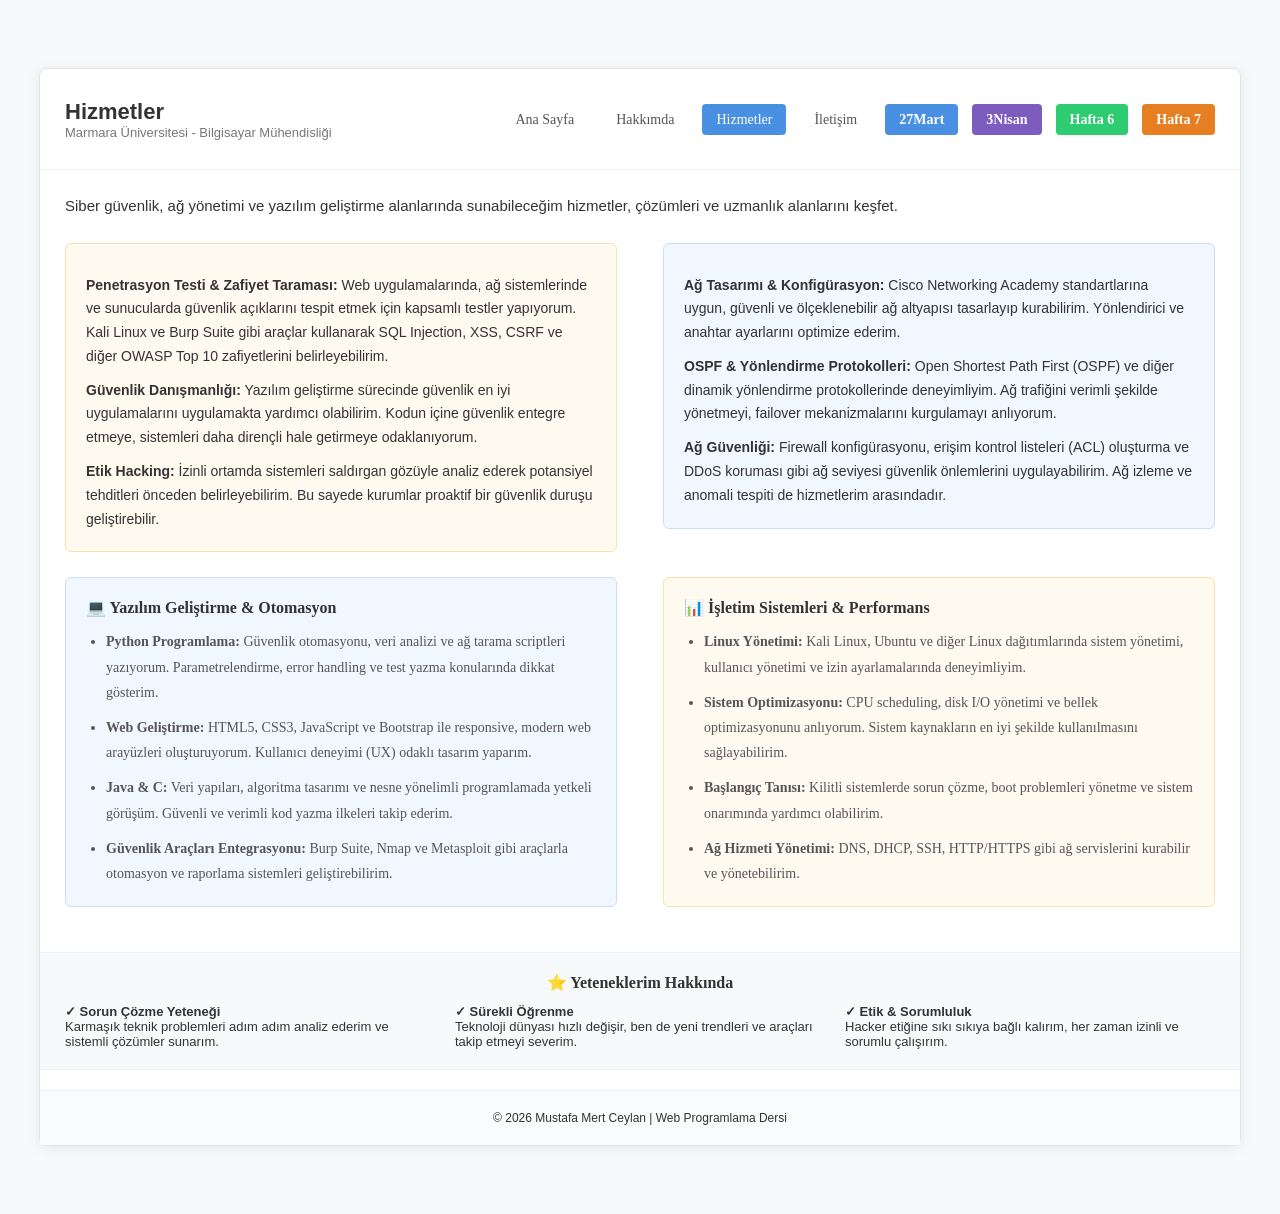
<file: interests.html>
<!DOCTYPE html>
<html lang="tr">
<head>
    <meta charset="UTF-8">
    <title>Hizmetler - Mustafa Mert Ceylan</title>
    <link rel="stylesheet" href="style.css">
</head>
<body>
    <div class="site-container">
        <header>
            <div class="header-content">
                <h1>Hizmetler</h1>
                <p>Marmara Üniversitesi - Bilgisayar Mühendisliği</p>
            </div>
            <nav>
                <ul>
                    <li><a href="index.html">Ana Sayfa</a></li>
                    <li><a href="about.html">Hakkımda</a></li>
                    <li><a href="interests.html" class="active">Hizmetler</a></li>
                    <li><a href="contact.html">İletişim</a></li>
                    <li><a href="27mart.html" class="btn-27mart">27Mart</a></li>
                    <li><a href="lab-position.html" class="btn-3nisan">3Nisan</a></li>
                    <li><a href="hafta6.html" class="btn-hafta6">Hafta 6</a></li>
                    <li><a href="hafta7.html" class="btn-hafta7">Hafta 7</a></li>
                </ul>
            </nav>
        </header>

        <section class="intro">
            <p>Siber güvenlik, ağ yönetimi ve yazılım geliştirme alanlarında sunabileceğim hizmetler, çözümleri ve uzmanlık alanlarını keşfet.</p>
        </section>

        <main class="columns-container">
            <article class="box box-left">
                <h2>🔐 Siber Güvenlik Hizmetleri</h2>
                <p><strong>Penetrasyon Testi & Zafiyet Taraması:</strong> Web uygulamalarında, ağ sistemlerinde ve sunucularda güvenlik açıklarını tespit etmek için kapsamlı testler yapıyorum. Kali Linux ve Burp Suite gibi araçlar kullanarak SQL Injection, XSS, CSRF ve diğer OWASP Top 10 zafiyetlerini belirleyebilirim.</p>
                <p><strong>Güvenlik Danışmanlığı:</strong> Yazılım geliştirme sürecinde güvenlik en iyi uygulamalarını uygulamakta yardımcı olabilirim. Kodun içine güvenlik entegre etmeye, sistemleri daha dirençli hale getirmeye odaklanıyorum.</p>
                <p><strong>Etik Hacking:</strong> İzinli ortamda sistemleri saldırgan gözüyle analiz ederek potansiyel tehditleri önceden belirleyebilirim. Bu sayede kurumlar proaktif bir güvenlik duruşu geliştirebilir.</p>
            </article>

            <aside class="box box-right">
                <h2>🌐 Ağ Yönetimi & Tasarımı</h2>
                <p><strong>Ağ Tasarımı & Konfigürasyon:</strong> Cisco Networking Academy standartlarına uygun, güvenli ve ölçeklenebilir ağ altyapısı tasarlayıp kurabilirim. Yönlendirici ve anahtar ayarlarını optimize ederim.</p>
                <p><strong>OSPF & Yönlendirme Protokolleri:</strong> Open Shortest Path First (OSPF) ve diğer dinamik yönlendirme protokollerinde deneyimliyim. Ağ trafiğini verimli şekilde yönetmeyi, failover mekanizmalarını kurgulamayı anlıyorum.</p>
                <p><strong>Ağ Güvenliği:</strong> Firewall konfigürasyonu, erişim kontrol listeleri (ACL) oluşturma ve DDoS koruması gibi ağ seviyesi güvenlik önlemlerini uygulayabilirim. Ağ izleme ve anomali tespiti de hizmetlerim arasındadır.</p>
            </aside>
        </main>

        <div style="padding: 0 25px 25px; font-size: 0;">
            <div style="display: inline-block; width: 48%; vertical-align: top; padding: 20px; box-sizing: border-box; background-color: #f0f7ff; border: 1px solid #cce0f5; border-radius: 6px; margin-right: 4%; font-size: 14px;">
                <h3 style="color: #333; margin: 0 0 12px; font-size: 16px;">💻 Yazılım Geliştirme & Otomasyon</h3>
                <ul style="margin: 0; padding-left: 20px; color: #555; line-height: 1.8;">
                    <li style="margin-bottom: 10px;"><strong>Python Programlama:</strong> Güvenlik otomasyonu, veri analizi ve ağ tarama scriptleri yazıyorum. Parametrelendirme, error handling ve test yazma konularında dikkat gösterim.</li>
                    <li style="margin-bottom: 10px;"><strong>Web Geliştirme:</strong> HTML5, CSS3, JavaScript ve Bootstrap ile responsive, modern web arayüzleri oluşturuyorum. Kullanıcı deneyimi (UX) odaklı tasarım yaparım.</li>
                    <li style="margin-bottom: 10px;"><strong>Java & C:</strong> Veri yapıları, algoritma tasarımı ve nesne yönelimli programlamada yetkeli görüşüm. Güvenli ve verimli kod yazma ilkeleri takip ederim.</li>
                    <li><strong>Güvenlik Araçları Entegrasyonu:</strong> Burp Suite, Nmap ve Metasploit gibi araçlarla otomasyon ve raporlama sistemleri geliştirebilirim.</li>
                </ul>
            </div>

            <div style="display: inline-block; width: 48%; vertical-align: top; padding: 20px; box-sizing: border-box; background-color: #fffaf0; border: 1px solid #f3e5ab; border-radius: 6px; font-size: 14px;">
                <h3 style="color: #333; margin: 0 0 12px; font-size: 16px;">📊 İşletim Sistemleri & Performans</h3>
                <ul style="margin: 0; padding-left: 20px; color: #555; line-height: 1.8;">
                    <li style="margin-bottom: 10px;"><strong>Linux Yönetimi:</strong> Kali Linux, Ubuntu ve diğer Linux dağıtımlarında sistem yönetimi, kullanıcı yönetimi ve izin ayarlamalarında deneyimliyim.</li>
                    <li style="margin-bottom: 10px;"><strong>Sistem Optimizasyonu:</strong> CPU scheduling, disk I/O yönetimi ve bellek optimizasyonunu anlıyorum. Sistem kaynakların en iyi şekilde kullanılmasını sağlayabilirim.</li>
                    <li style="margin-bottom: 10px;"><strong>Başlangıç Tanısı:</strong> Kilitli sistemlerde sorun çözme, boot problemleri yönetme ve sistem onarımında yardımcı olabilirim.</li>
                    <li><strong>Ağ Hizmeti Yönetimi:</strong> DNS, DHCP, SSH, HTTP/HTTPS gibi ağ servislerini kurabilir ve yönetebilirim.</li>
                </ul>
            </div>
        </div>

        <div style="padding: 20px 25px; background-color: #f8f9fa; border-top: 1px solid #f0f0f0; border-bottom: 1px solid #f0f0f0; margin: 20px 0;">
            <h3 style="color: #333; margin: 0 0 12px; text-align: center; font-size: 16px;">⭐ Yeteneklerim Hakkında</h3>
            <div style="display: flex; gap: 20px; font-size: 0;">
                <div style="flex: 1; display: inline-block; vertical-align: top; font-size: 13px; color: #555;">
                    <p><strong>✓ Sorun Çözme Yeteneği</strong><br>Karmaşık teknik problemleri adım adım analiz ederim ve sistemli çözümler sunarım.</p>
                </div>
                <div style="flex: 1; display: inline-block; vertical-align: top; font-size: 13px; color: #555;">
                    <p><strong>✓ Sürekli Öğrenme</strong><br>Teknoloji dünyası hızlı değişir, ben de yeni trendleri ve araçları takip etmeyi severim.</p>
                </div>
                <div style="flex: 1; display: inline-block; vertical-align: top; font-size: 13px; color: #555;">
                    <p><strong>✓ Etik & Sorumluluk</strong><br>Hacker etiğine sıkı sıkıya bağlı kalırım, her zaman izinli ve sorumlu çalışırım.</p>
                </div>
            </div>
        </div>

        <footer>
            <p>&copy; 2026 Mustafa Mert Ceylan | Web Programlama Dersi</p>
        </footer>
    </div>
</body>
</html>
</file>
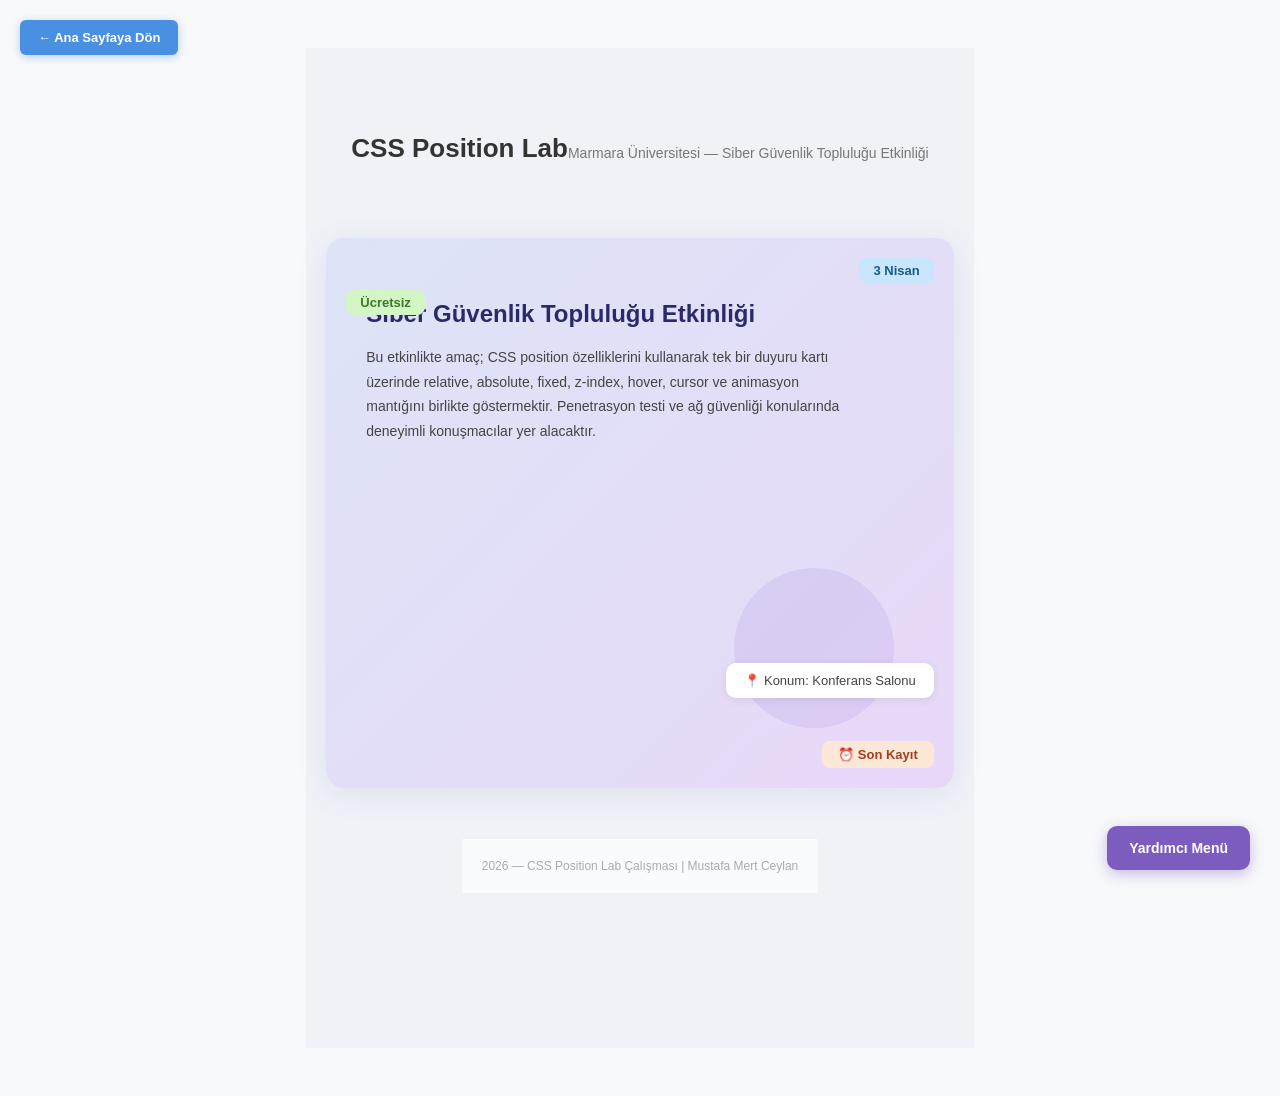
<file: lab-position.html>
<!DOCTYPE html>
<html lang="tr">
<head>
    <meta charset="UTF-8">
    <meta name="viewport" content="width=device-width, initial-scale=1.0">
    <title>Mustafa Mert Ceylan - CSS Position Lab</title>
    <link rel="stylesheet" href="style.css">
    <link rel="stylesheet" href="lab-position.css">
</head>
<body>
    <!-- FIXED: Sabit kalan "Ana Sayfaya Dön" butonu -->
    <a href="index.html" class="lp-fixed-back">← Ana Sayfaya Dön</a>

    <!-- FIXED: Sağ altta sabit yardımcı öğe -->
    <div class="lp-fixed-helper">Yardımcı Menü</div>

    <!-- SAYFA GÖVDESI -->
    <div class="lp-page">

        <!-- Kısa başlık alanı -->
        <header class="lp-header">
            <h1>CSS Position Lab</h1>
            <p>Marmara Üniversitesi — Siber Güvenlik Topluluğu Etkinliği</p>
        </header>

        <!-- ANA DUYURU KARTI: position: relative kapsayıcı -->
        <main class="lp-main">
            <div class="lp-card">

                <!-- Absolute öğe 1: Sol üst köşe rozeti -->
                <div class="lp-badge lp-badge-free">Ücretsiz</div>

                <!-- Absolute öğe 2: Sağ üst köşe tarih etiketi -->
                <div class="lp-badge lp-badge-date">3 Nisan</div>

                <!-- Absolute öğe 3: Arka plan dekoratif daire (z-index altında) -->
                <div class="lp-deco-circle"></div>

                <!-- Kart ana içeriği -->
                <div class="lp-card-body">
                    <h2>Siber Güvenlik Topluluğu Etkinliği</h2>
                    <p>
                        Bu etkinlikte amaç; CSS position özelliklerini kullanarak
                        tek bir duyuru kartı üzerinde relative, absolute, fixed,
                        z-index, hover, cursor ve animasyon mantığını birlikte
                        göstermektir. Penetrasyon testi ve ağ güvenliği konularında
                        deneyimli konuşmacılar yer alacaktır.
                    </p>
                </div>

                <!-- Absolute öğe 4: Orta-sağ konum etiketi -->
                <div class="lp-badge lp-badge-location">📍 Konum: Konferans Salonu</div>

                <!-- Absolute öğe 5: Sağ alt "Son Kayıt" etiketi -->
                <div class="lp-badge lp-badge-deadline">⏰ Son Kayıt</div>

            </div>
        </main>

        <!-- Footer -->
        <footer class="lp-footer">
            <p>2026 — CSS Position Lab Çalışması | Mustafa Mert Ceylan</p>
        </footer>

    </div>
</body>
</html>
</file>
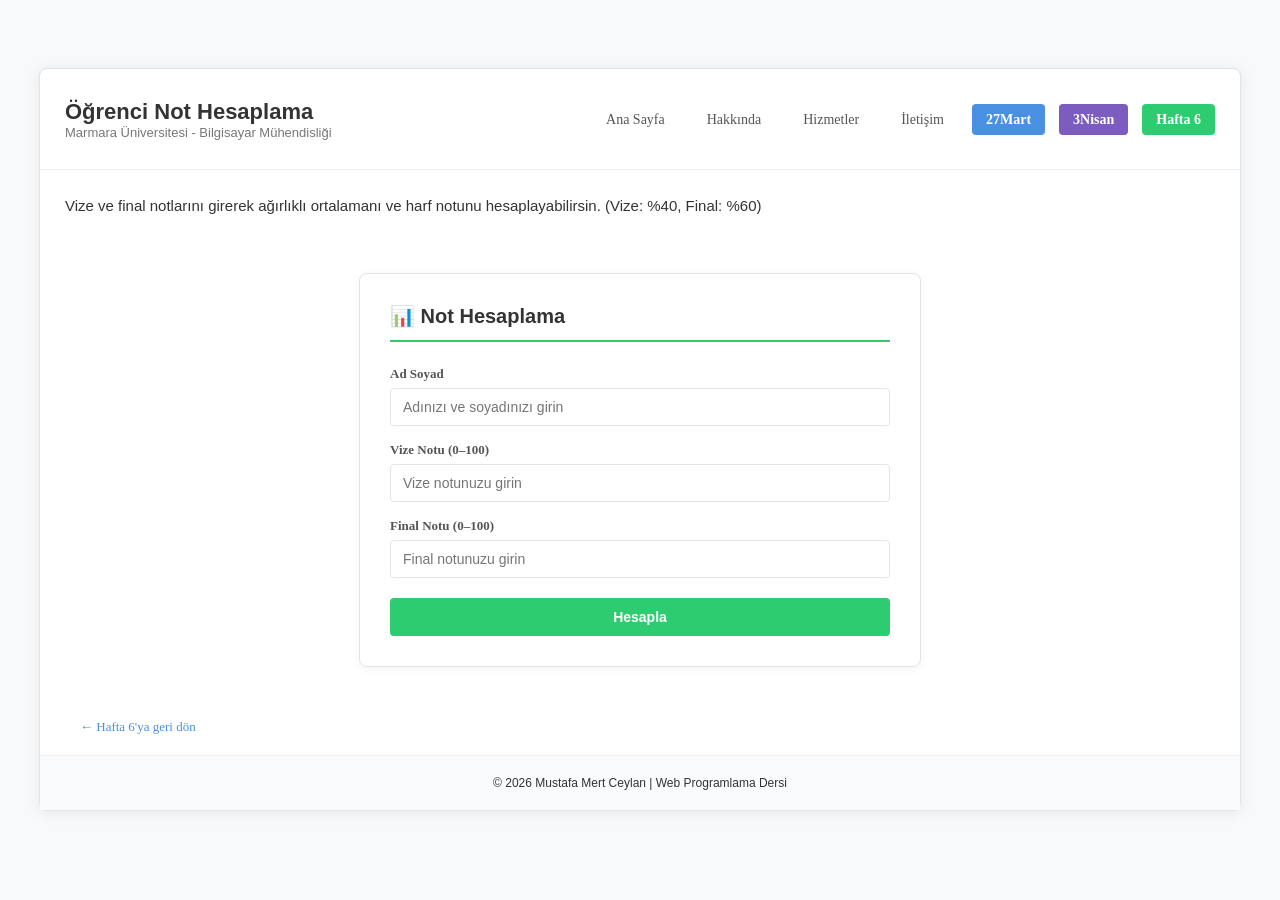
<file: uygulama1.html>
<!DOCTYPE html>
<html lang="tr">
<head>
    <meta charset="UTF-8">
    <meta name="viewport" content="width=device-width, initial-scale=1.0">
    <title>Uygulama 1 - Not Hesaplama | MustafaMertCeylan</title>
    <link rel="stylesheet" href="style.css">
    <style>
        /* ---- Uygulama 1'e özel stiller — style.css mimarisi korundu ---- */
        .app-section {
            padding: 30px 40px 50px;
            display: flex;
            justify-content: center;
        }

        .app-wrapper {
            width: 100%;
            max-width: 500px;
            background: #ffffff;
            border: 1px solid #e1e4e8;
            border-radius: 8px;
            padding: 30px;
            box-shadow: 0 2px 10px rgba(0,0,0,0.05);
        }

        .app-wrapper h2 {
            font-size: 20px;
            color: #333;
            margin-bottom: 24px;
            padding-bottom: 12px;
            border-bottom: 2px solid #2ecc71;
        }

        .form-group {
            margin-bottom: 16px;
        }

        .form-group label {
            display: block;
            margin-bottom: 6px;
            color: #555;
            font-size: 13px;
            font-weight: bold;
        }

        .form-group input {
            width: 100%;
            padding: 10px 12px;
            border: 1px solid #e1e4e8;
            border-radius: 4px;
            font-size: 14px;
            font-family: 'Segoe UI', Tahoma, sans-serif;
            box-sizing: border-box;
            transition: border-color 0.2s ease;
            color: #333;
        }

        .form-group input:focus {
            outline: none;
            border-color: #2ecc71;
            box-shadow: 0 0 0 3px rgba(46, 204, 113, 0.1);
        }

        .btn-hesapla {
            width: 100%;
            padding: 11px;
            background-color: #2ecc71;
            color: white;
            border: none;
            border-radius: 4px;
            font-size: 14px;
            font-weight: bold;
            font-family: 'Segoe UI', Tahoma, sans-serif;
            cursor: pointer;
            transition: background-color 0.2s ease;
            margin-top: 4px;
        }

        .btn-hesapla:hover {
            background-color: #27ae60;
        }

        .result-box {
            display: none;
            margin-top: 20px;
            padding: 18px;
            background-color: #f0fdf6;
            border: 1px solid #a8e6c1;
            border-radius: 6px;
            font-size: 14px;
            color: #333;
            line-height: 1.8;
        }

        .result-box .student-name {
            font-weight: bold;
            font-size: 15px;
            margin-bottom: 6px;
            color: #2a2a2a;
        }

        .result-box .durum-gecti { color: #27ae60; font-weight: bold; }
        .result-box .durum-kaldi { color: #e74c3c; font-weight: bold; }

        .error-msg {
            color: #e74c3c;
            font-size: 12px;
            margin-top: 4px;
            display: none;
        }

        .back-link {
            padding: 0 40px 20px;
        }

        .back-link a {
            font-size: 13px;
            color: #4a90e2;
            text-decoration: none;
        }

        .back-link a:hover { text-decoration: underline; }
    </style>
</head>
<body>
    <div class="site-container">

        <header>
            <div class="header-content">
                <h1>Öğrenci Not Hesaplama</h1>
                <p>Marmara Üniversitesi - Bilgisayar Mühendisliği</p>
            </div>
            <nav>
                <ul>
                    <li><a href="index.html">Ana Sayfa</a></li>
                    <li><a href="about.html">Hakkında</a></li>
                    <li><a href="interests.html">Hizmetler</a></li>
                    <li><a href="contact.html">İletişim</a></li>
                    <li><a href="27mart.html" class="btn-27mart">27Mart</a></li>
                    <li><a href="lab-position.html" class="btn-3nisan">3Nisan</a></li>
                    <li><a href="hafta6.html" class="btn-hafta6 active">Hafta 6</a></li>
                </ul>
            </nav>
        </header>

        <section class="intro">
            <p>Vize ve final notlarını girerek ağırlıklı ortalamanı ve harf notunu hesaplayabilirsin. (Vize: %40, Final: %60)</p>
        </section>

        <main class="app-section">
            <div class="app-wrapper">
                <h2>📊 Not Hesaplama</h2>

                <div class="form-group">
                    <label for="adSoyad">Ad Soyad</label>
                    <input type="text" id="adSoyad" placeholder="Adınızı ve soyadınızı girin">
                </div>

                <div class="form-group">
                    <label for="vize">Vize Notu (0–100)</label>
                    <input type="text" id="vize" placeholder="Vize notunuzu girin">
                    <span class="error-msg" id="vizeHata">Lütfen 0–100 arasında geçerli bir not girin.</span>
                </div>

                <div class="form-group">
                    <label for="final">Final Notu (0–100)</label>
                    <input type="text" id="final" placeholder="Final notunuzu girin">
                    <span class="error-msg" id="finalHata">Lütfen 0–100 arasında geçerli bir not girin.</span>
                </div>

                <button class="btn-hesapla" onclick="hesapla()">Hesapla</button>

                <div class="result-box" id="sonuc">
                    <div class="student-name" id="sonucAd"></div>
                    <div id="sonucOrtalama"></div>
                    <div id="sonucHarf"></div>
                    <div id="sonucDurum"></div>
                </div>
            </div>
        </main>

        <div class="back-link">
            <a href="hafta6.html">← Hafta 6'ya geri dön</a>
        </div>

        <footer>
            <p>&copy; 2026 Mustafa Mert Ceylan | Web Programlama Dersi</p>
        </footer>

    </div>

    <script>
        function harfNotu(ort) {
            if (ort >= 90) return 'AA';
            if (ort >= 85) return 'BA';
            if (ort >= 80) return 'BB';
            if (ort >= 75) return 'CB';
            if (ort >= 70) return 'CC';
            if (ort >= 65) return 'DC';
            if (ort >= 60) return 'DD';
            if (ort >= 50) return 'FD';
            return 'FF';
        }

        function hesapla() {
            const adSoyad  = document.getElementById('adSoyad').value.trim();
            const vizeVal  = document.getElementById('vize').value.trim();
            const finalVal = document.getElementById('final').value.trim();

            document.getElementById('vizeHata').style.display  = 'none';
            document.getElementById('finalHata').style.display = 'none';
            document.getElementById('sonuc').style.display     = 'none';

            const vize     = parseFloat(vizeVal);
            const finalNot = parseFloat(finalVal);
            let hata = false;

            if (isNaN(vize) || vize < 0 || vize > 100) {
                document.getElementById('vizeHata').style.display = 'block';
                hata = true;
            }
            if (isNaN(finalNot) || finalNot < 0 || finalNot > 100) {
                document.getElementById('finalHata').style.display = 'block';
                hata = true;
            }
            if (hata) return;

            const ortalama = vize * 0.4 + finalNot * 0.6;
            const harf     = harfNotu(ortalama);
            const gecti    = ortalama >= 50;

            document.getElementById('sonucAd').textContent      = adSoyad || 'Öğrenci';
            document.getElementById('sonucOrtalama').textContent = 'Ortalama: ' + ortalama.toFixed(2);
            document.getElementById('sonucHarf').textContent    = 'Harf Notu: ' + harf;

            const durumEl = document.getElementById('sonucDurum');
            durumEl.textContent = 'Durum: ' + (gecti ? 'Geçti ✓' : 'Kaldı ✗');
            durumEl.className   = gecti ? 'durum-gecti' : 'durum-kaldi';

            document.getElementById('sonuc').style.display = 'block';
        }
    </script>
</body>
</html>
</file>
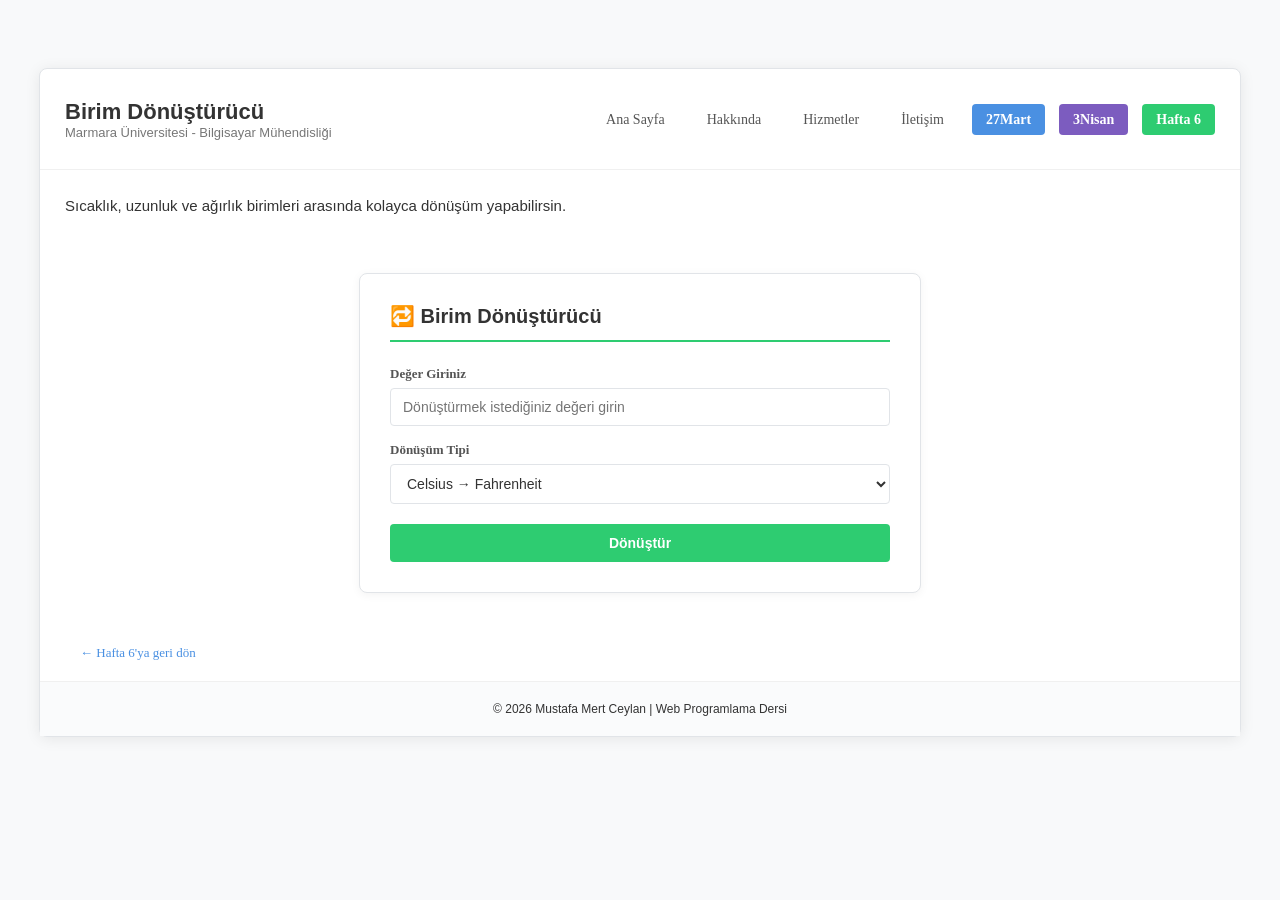
<file: uygulama2.html>
<!DOCTYPE html>
<html lang="tr">
<head>
    <meta charset="UTF-8">
    <meta name="viewport" content="width=device-width, initial-scale=1.0">
    <title>Uygulama 2 - Birim Dönüştürücü | MustafaMertCeylan</title>
    <link rel="stylesheet" href="style.css">
    <style>
        /* ---- Uygulama 2'ye özel stiller — style.css mimarisi korundu ---- */
        .app-section {
            padding: 30px 40px 50px;
            display: flex;
            justify-content: center;
        }

        .app-wrapper {
            width: 100%;
            max-width: 500px;
            background: #ffffff;
            border: 1px solid #e1e4e8;
            border-radius: 8px;
            padding: 30px;
            box-shadow: 0 2px 10px rgba(0,0,0,0.05);
        }

        .app-wrapper h2 {
            font-size: 20px;
            color: #333;
            margin-bottom: 24px;
            padding-bottom: 12px;
            border-bottom: 2px solid #2ecc71;
        }

        .form-group {
            margin-bottom: 16px;
        }

        .form-group label {
            display: block;
            margin-bottom: 6px;
            color: #555;
            font-size: 13px;
            font-weight: bold;
        }

        .form-group input,
        .form-group select {
            width: 100%;
            padding: 10px 12px;
            border: 1px solid #e1e4e8;
            border-radius: 4px;
            font-size: 14px;
            font-family: 'Segoe UI', Tahoma, sans-serif;
            box-sizing: border-box;
            transition: border-color 0.2s ease;
            color: #333;
            background-color: #fff;
        }

        .form-group input:focus,
        .form-group select:focus {
            outline: none;
            border-color: #2ecc71;
            box-shadow: 0 0 0 3px rgba(46, 204, 113, 0.1);
        }

        .btn-hesapla {
            width: 100%;
            padding: 11px;
            background-color: #2ecc71;
            color: white;
            border: none;
            border-radius: 4px;
            font-size: 14px;
            font-weight: bold;
            font-family: 'Segoe UI', Tahoma, sans-serif;
            cursor: pointer;
            transition: background-color 0.2s ease;
            margin-top: 4px;
        }

        .btn-hesapla:hover {
            background-color: #27ae60;
        }

        .result-box {
            display: none;
            margin-top: 20px;
            padding: 18px;
            background-color: #f0fdf6;
            border: 1px solid #a8e6c1;
            border-radius: 6px;
            text-align: center;
            font-weight: bold;
            font-size: 16px;
            color: #27ae60;
        }

        .error-msg {
            color: #e74c3c;
            font-size: 12px;
            margin-top: 4px;
            display: none;
        }

        .back-link {
            padding: 0 40px 20px;
        }

        .back-link a {
            font-size: 13px;
            color: #4a90e2;
            text-decoration: none;
        }

        .back-link a:hover { text-decoration: underline; }
    </style>
</head>
<body>
    <div class="site-container">

        <header>
            <div class="header-content">
                <h1>Birim Dönüştürücü</h1>
                <p>Marmara Üniversitesi - Bilgisayar Mühendisliği</p>
            </div>
            <nav>
                <ul>
                    <li><a href="index.html">Ana Sayfa</a></li>
                    <li><a href="about.html">Hakkında</a></li>
                    <li><a href="interests.html">Hizmetler</a></li>
                    <li><a href="contact.html">İletişim</a></li>
                    <li><a href="27mart.html" class="btn-27mart">27Mart</a></li>
                    <li><a href="lab-position.html" class="btn-3nisan">3Nisan</a></li>
                    <li><a href="hafta6.html" class="btn-hafta6 active">Hafta 6</a></li>
                </ul>
            </nav>
        </header>

        <section class="intro">
            <p>Sıcaklık, uzunluk ve ağırlık birimleri arasında kolayca dönüşüm yapabilirsin.</p>
        </section>

        <main class="app-section">
            <div class="app-wrapper">
                <h2>🔁 Birim Dönüştürücü</h2>

                <div class="form-group">
                    <label for="deger">Değer Giriniz</label>
                    <input type="text" id="deger" placeholder="Dönüştürmek istediğiniz değeri girin">
                    <span class="error-msg" id="degerHata">Lütfen geçerli bir sayı girin.</span>
                </div>

                <div class="form-group">
                    <label for="donusumTipi">Dönüşüm Tipi</label>
                    <select id="donusumTipi">
                        <optgroup label="🌡 Sıcaklık">
                            <option value="celsius-fahrenheit">Celsius → Fahrenheit</option>
                            <option value="fahrenheit-celsius">Fahrenheit → Celsius</option>
                            <option value="celsius-kelvin">Celsius → Kelvin</option>
                            <option value="kelvin-celsius">Kelvin → Celsius</option>
                        </optgroup>
                        <optgroup label="📏 Uzunluk">
                            <option value="metre-kilometre">Metre → Kilometre</option>
                            <option value="kilometre-metre">Kilometre → Metre</option>
                            <option value="metre-mil">Metre → Mil</option>
                            <option value="mil-metre">Mil → Metre</option>
                        </optgroup>
                        <optgroup label="⚖ Ağırlık">
                            <option value="kilogram-gram">Kilogram → Gram</option>
                            <option value="gram-kilogram">Gram → Kilogram</option>
                            <option value="kilogram-pound">Kilogram → Pound</option>
                            <option value="pound-kilogram">Pound → Kilogram</option>
                        </optgroup>
                    </select>
                </div>

                <button class="btn-hesapla" onclick="donustur()">Dönüştür</button>

                <div class="result-box" id="sonuc">
                    <span id="sonucMetin"></span>
                </div>
            </div>
        </main>

        <div class="back-link">
            <a href="hafta6.html">← Hafta 6'ya geri dön</a>
        </div>

        <footer>
            <p>&copy; 2026 Mustafa Mert Ceylan | Web Programlama Dersi</p>
        </footer>

    </div>

    <script>
        const donusumler = {
            'celsius-fahrenheit': (v) => ({ sonuc: v * 9/5 + 32,    birim: '°F' }),
            'fahrenheit-celsius': (v) => ({ sonuc: (v - 32) * 5/9,  birim: '°C' }),
            'celsius-kelvin':     (v) => ({ sonuc: v + 273.15,       birim: 'K'  }),
            'kelvin-celsius':     (v) => ({ sonuc: v - 273.15,       birim: '°C' }),
            'metre-kilometre':    (v) => ({ sonuc: v / 1000,         birim: 'km' }),
            'kilometre-metre':    (v) => ({ sonuc: v * 1000,         birim: 'm'  }),
            'metre-mil':          (v) => ({ sonuc: v / 1609.344,     birim: 'mil'}),
            'mil-metre':          (v) => ({ sonuc: v * 1609.344,     birim: 'm'  }),
            'kilogram-gram':      (v) => ({ sonuc: v * 1000,         birim: 'g'  }),
            'gram-kilogram':      (v) => ({ sonuc: v / 1000,         birim: 'kg' }),
            'kilogram-pound':     (v) => ({ sonuc: v * 2.20462,      birim: 'lb' }),
            'pound-kilogram':     (v) => ({ sonuc: v / 2.20462,      birim: 'kg' }),
        };

        function donustur() {
            const degerVal = document.getElementById('deger').value.trim();
            const tip      = document.getElementById('donusumTipi').value;

            document.getElementById('degerHata').style.display = 'none';
            document.getElementById('sonuc').style.display     = 'none';

            const deger = parseFloat(degerVal);
            if (isNaN(deger)) {
                document.getElementById('degerHata').style.display = 'block';
                return;
            }

            const fn = donusumler[tip];
            if (!fn) return;

            const { sonuc, birim } = fn(deger);
            const formatli = parseFloat(sonuc.toFixed(4)).toLocaleString('tr-TR');
            document.getElementById('sonucMetin').textContent = 'Sonuç: ' + formatli + ' ' + birim;
            document.getElementById('sonuc').style.display = 'block';
        }
    </script>
</body>
</html>
</file>
<file: style.css>
/* --- GRUP SEÇİCİ (Gereksinim 9) --- */
/* h1, h2 ve p etiketleri için ortak font ve margin ayarı  */
h1, h2, p {
    font-family: 'Segoe UI', Tahoma, sans-serif;
    margin: 0;
    color: #333;
}

body {
    background-color: #f8f9fa;
    display: flex;
    justify-content: center;
    padding: 40px 0;
}

.site-container {
    /* Sabit 850px yerine esnek bir genişlik ve üst sınır veriyoruz */
    width: 95%; 
    max-width: 1200px; 
    margin: 20px auto; /* Sayfayı dikeyde de merkeze alır */
    background-color: #ffffff;
    border: 1px solid #e1e4e8;
    border-radius: 8px;
    box-shadow: 0 2px 15px rgba(0,0,0,0.08);
}

/* Header ve İçerik alanlarındaki boşlukları biraz artırarak ferahlatıyoruz */
header {
    padding: 30px 50px; /* İç boşluğu artırdık */
    display: flex;
    justify-content: space-between;
    align-items: center;
    border-bottom: 1px solid #f0f0f0;
}

.contact-info-section {
    padding: 40px 60px; /* İçerik yanlardan daha fazla boşluk kazanır */
}

/* --- HEADER VE NAVİGASYON --- */
header {
    padding: 25px;
    border-bottom: 1px solid #f0f0f0;
    display: flex;
    justify-content: space-between;
    align-items: center;
}

.header-content h1 { font-size: 22px; }
.header-content p { font-size: 13px; color: #777; }

/* Hiyerarşik Seçici 1: nav içindeki liste elemanları  */
nav ul li {
    display: inline-block; /* Menüyü yatay yapar [cite: 3] */
    margin-left: 10px;
}

nav ul li a {
    text-decoration: none;
    font-size: 14px;
    padding: 8px 14px;
    border-radius: 4px;
    color: #555;
    transition: all 0.2s ease; /* Hover yumuşatma */
}

/* Hover Efekti [cite: 4] */
nav ul li a:hover {
    background-color: #ebf2ff;
    color: #4a90e2;
}

.active {
    background-color: #4a90e2;
    color: white !important;
}

/* --- İÇERİK DÜZENİ --- */
.intro {
    padding: 25px;
    line-height: 1.5;
    font-size: 15px;
    color: #555;
}

.columns-container {
    padding: 0 25px 25px 25px;
    font-size: 0; /* inline-block boşluk hatasını gidermek için  */
}

.box {
    display: inline-block; /* Yan yana dizilim  */
    vertical-align: top;
    width: 48%; /* Genişlik  */
    box-sizing: border-box; /* Padding genişliği etkilemez */
    padding: 20px;
    border-radius: 6px;
    min-height: 280px;
}

/* Hiyerarşik Seçici 2: .box içindeki p etiketleri  */
/* Metin düzenleme: font-size, line-height, text-align  */
.box p {
    font-size: 14px;
    line-height: 1.7;
    text-align: left;
    margin-top: 10px;
}

.box-left {
    background-color: #fffaf0; /* Daha yumuşak krem/sarı tonu */
    border: 1px solid #f3e5ab;
    margin-right: 4%; /* İki kutu arası boşluk */
}

.box-right {
    background-color: #f0f7ff; /* Daha yumuşak buz mavisi tonu */
    border: 1px solid #cce0f5;
}

/* Konteynır Ayarları [cite: 24, 25, 26] */
.contact-container {
    width: 600px; /* Gereksinim: 600px [cite: 24] */
    margin: 40px auto; /* Gereksinim: Ortala [cite: 24] */
    padding: 30px; /* Gereksinim: İç boşluk [cite: 25] */
    border: 1px solid #ddd; /* Gereksinim: Kenarlık [cite: 26] */
    border-radius: 10px; /* Gereksinim: Köşe yuvarlama [cite: 26] */
    background-color: #fff;
    box-shadow: 0 4px 10px rgba(0,0,0,0.05);
}

/* Label Ayarları [cite: 17] */
.contact-container label {
    display: block; /* Alt alta durmaları için */
    font-weight: bold;
    margin-bottom: 8px;
    font-size: 14px;
}

/* Form Elemanları Çoklu Seçici [cite: 28, 29, 30, 32] */
.contact-container input[type="text"],
.contact-container input[type="email"],
.contact-container input[type="password"],
.contact-container select,
.contact-container textarea {
    width: 100%; /* Gereksinim: Tam kapla [cite: 28] */
    padding: 12px; /* Gereksinim: Ferah padding [cite: 29] */
    margin-bottom: 20px; /* Gereksinim: Alt boşluk [cite: 30] */
    border: 1px solid #ccc;
    border-radius: 5px;
    box-sizing: border-box; /* Padding'in genişliği bozmasını engeller */
}

/* Radyo ve Checkbox Özel Alanı */
.form-section {
    margin-bottom: 20px;
}

.option-group {
    background-color: #f9f9f9;
    padding: 15px;
    border-radius: 8px;
}

.inline-label {
    display: inline !important; /* Bu labellar yan yana durmalı */
    font-weight: normal !important;
    margin-left: 5px;
}

/* Buton Tasarımları [cite: 31] */
.btn-container {
    display: flex;
    gap: 15px;
}

.btn-submit {
    flex: 1;
    background-color: #007bff; /* Mavi [cite: 31] */
    color: white;
    padding: 12px; /* Gereksinim: Büyütülmüş padding [cite: 31] */
    border: none; /* Gereksinim: Kenarlık kaldırıldı [cite: 31] */
    border-radius: 5px;
    font-weight: bold;
    cursor: pointer;
}

.btn-reset {
    flex: 1;
    background-color: #dc3545; /* Kırmızı */
    color: white;
    padding: 12px;
    border: none;
    border-radius: 5px;
    font-weight: bold;
    cursor: pointer;
}
/* --- FOOTER --- */
footer {
    text-align: center;
    padding: 20px;
    background-color: #fafbfc;
    border-top: 1px solid #f0f0f0;
    font-size: 12px;
    color: #999;
}

/* --- İLETİŞİM KARTLARI DÜZENİ --- */
.info-grid {
    display: flex;
    gap: 20px;
    margin-bottom: 40px;
}

.info-card {
    flex: 1;
    background: #fdfdfd;
    padding: 20px;
    text-align: center;
    border: 1px solid #eee;
    border-radius: 12px;
    transition: transform 0.3s ease, box-shadow 0.3s ease;
}

.info-card:hover {
    transform: translateY(-5px); /* Hafif yukarı kalkma efekti */
    box-shadow: 0 5px 15px rgba(0,0,0,0.05);
    border-color: #4a90e2;
}

.info-card .icon {
    font-size: 24px;
    margin-bottom: 10px;
}

.info-card h3 {
    font-size: 16px;
    margin-bottom: 10px;
    color: #4a90e2;
}

/* --- SSS BÖLÜMÜ DÜZENİ --- */
.faq-container {
    background: #f8f9fa;
    padding: 30px;
    border-radius: 12px;
    margin-bottom: 30px;
}

.faq-container h3 {
    margin-bottom: 20px;
    border-left: 4px solid #4a90e2;
    padding-left: 15px;
}

.faq-item {
    margin-bottom: 20px;
    padding-bottom: 15px;
    border-bottom: 1px solid #eef0f2;
}

.faq-item:last-child {
    border-bottom: none;
    margin-bottom: 0;
}

.faq-item h4 {
    color: #333;
    margin-bottom: 8px;
    font-size: 15px;
}

.faq-item p {
    color: #666;
    font-size: 14px;
    line-height: 1.6;
}

.section-divider {
    border: 0;
    height: 1px;
    background: #eee;
    margin: 40px 0;
}

/* --- 27MART BUTONU --- */
.btn-27mart {
    background-color: #4a90e2;
    color: white !important;
    font-weight: bold;
}

/* --- 3NİSAN BUTONU --- */
.btn-3nisan {
    background-color: #7c5cbf;
    color: white !important;
    font-weight: bold;
}

.btn-3nisan:hover {
    background-color: #6a4aab !important;
    color: white !important;
}

/* --- HAFTA 6 BUTONU --- */
.btn-hafta6 {
    background-color: #2ecc71;
    color: white !important;
    font-weight: bold;
}

.btn-hafta6:hover {
    background-color: #27ae60 !important;
    color: white !important;
}

/* --- HAFTA 7 BUTONU --- */
.btn-hafta7 {
    background-color: #e67e22;
    color: white !important;
    font-weight: bold;
}

.btn-hafta7:hover {
    background-color: #ca6f1e !important;
    color: white !important;
}
</file>
<file: 27mart.css>
/* ===================================================
   27mart.css — Flexbox Lab | Mustafa Mert Ceylan
   Orijinal style.css'in renk/font değerleri korundu:
   - Font: 'Segoe UI', Tahoma, sans-serif
   - Ana mavi: #4a90e2
   - Arka plan: #f8f9fa
   - Metin: #333 / #555 / #777
   - Kenarlık: #e1e4e8
   =================================================== */

/* Wrapper: 100vh, flex column */
.wrapper {
    width: 95%;
    max-width: 1200px;
    margin: 20px auto;
    background-color: #ffffff;
    border: 1px solid #e1e4e8;
    border-radius: 8px;
    box-shadow: 0 2px 15px rgba(0,0,0,0.08);
    display: flex;
    flex-direction: column;
    min-height: calc(100vh - 40px);
    font-family: 'Segoe UI', Tahoma, sans-serif;
}

/* ---- NAVBAR: 10vh, space-between, center ---- */
.fm-navbar {
    height: 10vh;
    display: flex;
    justify-content: space-between;
    align-items: center;
    padding: 0 25px;
    border-bottom: 1px solid #f0f0f0;
    flex-shrink: 0;
}

.fm-logo {
    font-size: 22px;
    font-weight: 700;
    color: #4a90e2;
    letter-spacing: 2px;
}

.fm-nav-links {
    list-style: none;
    margin: 0;
    padding: 0;
    display: flex;
    gap: 4px;
}

.fm-nav-links li { display: inline-block; }

.fm-nav-links li a {
    text-decoration: none;
    font-size: 14px;
    padding: 8px 14px;
    border-radius: 4px;
    color: #555;
    transition: all 0.2s ease;
}

.fm-nav-links li a:hover {
    background-color: #ebf2ff;
    color: #4a90e2;
}

/* ---- HERO: 30vh, row, space-between, stretch ---- */
.fm-hero {
    height: 30vh;
    display: flex;
    flex-direction: row;
    justify-content: space-between;
    align-items: stretch;
    border-bottom: 1px solid #f0f0f0;
    flex-shrink: 0;
}

.fm-hero-content {
    display: flex;
    flex-direction: column;
    justify-content: center;
    padding: 20px 30px;
    flex: 1;
    gap: 10px;
}

.fm-hero-content h1 {
    font-size: 20px;
    color: #333;
    margin: 0;
}

.fm-hero-content p {
    font-size: 13px;
    color: #555;
    line-height: 1.6;
    margin: 0;
}

.fm-hero-content button {
    align-self: flex-start;
    padding: 8px 20px;
    background-color: #4a90e2;
    color: white;
    border: none;
    border-radius: 4px;
    font-size: 13px;
    font-family: 'Segoe UI', Tahoma, sans-serif;
    cursor: pointer;
    transition: background-color 0.2s ease;
}

.fm-hero-content button:hover { background-color: #357abd; }

.fm-hero-image {
    width: 220px;
    flex-shrink: 0;
    background-color: #f0f7ff;
    border-left: 1px solid #cce0f5;
    display: flex;
    justify-content: center;
    align-items: center;
}

.fm-hero-image span {
    font-size: 15px;
    color: #4a90e2;
    font-weight: 600;
}

/* ---- KARTLAR: 30vh, flex-wrap, gap ---- */
.fm-cards-section {
    height: 30vh;
    display: flex;
    flex-wrap: wrap;
    gap: 12px;
    padding: 14px 25px;
    background-color: #fafbfc;
    align-content: center;
    border-bottom: 1px solid #f0f0f0;
    flex-shrink: 0;
    overflow: hidden;
}

.fm-card {
    flex: 1 1 calc(16.66% - 12px);
    min-width: 110px;
    background: #ffffff;
    border: 1px solid #e1e4e8;
    border-radius: 6px;
    padding: 12px 10px;
    text-align: center;
    display: flex;
    flex-direction: column;
    align-items: center;
    justify-content: center;
    gap: 5px;
    transition: border-color 0.2s ease, transform 0.2s ease;
}

.fm-card:hover {
    border-color: #4a90e2;
    transform: translateY(-2px);
}

.fm-card h3 {
    font-size: 12px;
    font-weight: 700;
    color: #333;
    margin: 0;
}

.fm-card p {
    font-size: 10px;
    color: #777;
    margin: 0;
    line-height: 1.4;
}

.fm-card button {
    padding: 4px 12px;
    background-color: #4a90e2;
    color: white;
    border: none;
    border-radius: 4px;
    font-size: 11px;
    font-family: 'Segoe UI', Tahoma, sans-serif;
    cursor: pointer;
    transition: background-color 0.2s ease;
}

.fm-card button:hover { background-color: #357abd; }

/* ---- FLEX GROW: 20vh, 1-2-1, stretch ---- */
.fm-grow-section {
    height: 20vh;
    display: flex;
    flex-direction: row;
    align-items: stretch;
    border-bottom: 1px solid #f0f0f0;
    flex-shrink: 0;
    overflow: hidden;
}

.fm-box {
    display: flex;
    flex-direction: column;
    justify-content: center;
    align-items: center;
    gap: 6px;
}

.fm-box h4 {
    font-size: 14px;
    font-weight: 700;
    font-family: 'Segoe UI', Tahoma, sans-serif;
    margin: 0;
}

.fm-box p {
    font-size: 12px;
    font-family: monospace;
    margin: 0;
}

.fm-box button {
    padding: 5px 14px;
    border: none;
    border-radius: 4px;
    font-size: 11px;
    font-family: 'Segoe UI', Tahoma, sans-serif;
    cursor: pointer;
    transition: background-color 0.2s ease;
}

/* flex-grow 1-2-1, renkler orijinal kutularla uyumlu */
.fm-box-1 {
    flex-grow: 1;
    background-color: #fffaf0;
    border-right: 1px solid #f3e5ab;
    color: #7a6a2a;
}
.fm-box-1 button { background-color: #f3e5ab; color: #7a6a2a; }
.fm-box-1 button:hover { background-color: #e8d080; }

.fm-box-2 {
    flex-grow: 2;
    background-color: #4a90e2;
    color: white;
}
.fm-box-2 h4, .fm-box-2 p { color: white; }
.fm-box-2 button { background-color: rgba(255,255,255,0.25); color: white; }
.fm-box-2 button:hover { background-color: rgba(255,255,255,0.4); }

.fm-box-3 {
    flex-grow: 1;
    background-color: #f0f7ff;
    border-left: 1px solid #cce0f5;
    color: #2a5a8a;
}
.fm-box-3 button { background-color: #cce0f5; color: #2a5a8a; }
.fm-box-3 button:hover { background-color: #a8cced; }

/* ---- FOOTER ---- */
.fm-footer {
    height: 10vh;
    display: flex;
    justify-content: center;
    align-items: center;
    background-color: #fafbfc;
    border-top: 1px solid #f0f0f0;
    flex-shrink: 0;
}

.fm-footer p {
    font-size: 12px;
    color: #999;
    margin: 0;
    font-family: 'Segoe UI', Tahoma, sans-serif;
}
</file>
<file: lab-position.css>
/* ===================================================
   lab-position.css — CSS Position Lab
   Mustafa Mert Ceylan | Web Programlama Dersi
   Renk/font: orijinal style.css ile uyumlu
   =================================================== */

/* ---- SAYFA GENEL ---- */
.lp-page {
    min-height: 100vh;
    background-color: #f0f2f8;
    display: flex;
    flex-direction: column;
    align-items: center;
    padding: 40px 20px 60px;
    font-family: 'Segoe UI', Tahoma, sans-serif;
}

/* ---- FIXED: Sol üst — Ana Sayfaya Dön ---- */
/* position: fixed — scroll sırasında sabit kalır */
.lp-fixed-back {
    position: fixed;          /* ZORUNLU: fixed */
    top: 20px;
    left: 20px;
    z-index: 1000;
    background-color: #4a90e2;
    color: white;
    text-decoration: none;
    padding: 10px 18px;
    border-radius: 6px;
    font-size: 13px;
    font-family: 'Segoe UI', Tahoma, sans-serif;
    font-weight: 600;
    box-shadow: 0 2px 8px rgba(74,144,226,0.4);
    /* Etkileşim 1: transition */
    transition: background-color 0.2s ease, transform 0.2s ease;
    cursor: pointer;          /* ZORUNLU: cursor değişimi */
}

.lp-fixed-back:hover {
    background-color: #357abd;
    transform: translateX(3px);
}

/* ---- FIXED: Sağ alt — Yardımcı Menü ---- */
/* position: fixed — scroll sırasında sabit kalır */
.lp-fixed-helper {
    position: fixed;          /* ZORUNLU: fixed */
    bottom: 30px;
    right: 30px;
    z-index: 1000;
    background-color: #7c5cbf;
    color: white;
    padding: 14px 22px;
    border-radius: 10px;
    font-size: 14px;
    font-family: 'Segoe UI', Tahoma, sans-serif;
    font-weight: 600;
    box-shadow: 0 4px 14px rgba(124,92,191,0.4);
    cursor: pointer;          /* ZORUNLU: cursor değişimi */
    /* Etkileşim 2: @keyframes pulse animasyonu */
    animation: lp-pulse 2.5s infinite;
}

.lp-fixed-helper:hover {
    background-color: #6a4aab;
    animation: none;
    transform: scale(1.05);
    transition: transform 0.2s ease;
}

@keyframes lp-pulse {
    0%   { box-shadow: 0 4px 14px rgba(124,92,191,0.4); }
    50%  { box-shadow: 0 4px 24px rgba(124,92,191,0.75); }
    100% { box-shadow: 0 4px 14px rgba(124,92,191,0.4); }
}

/* ---- BAŞLIK ALANI ---- */
.lp-header {
    text-align: center;
    margin-bottom: 40px;
    margin-top: 20px;
}

.lp-header h1 {
    font-size: 26px;
    color: #333;
    margin: 0 0 8px;
    font-family: 'Segoe UI', Tahoma, sans-serif;
}

.lp-header p {
    font-size: 14px;
    color: #777;
    margin: 0;
    font-family: 'Segoe UI', Tahoma, sans-serif;
}

/* ---- ANA KART: position relative kapsayıcı ---- */
.lp-main {
    width: 100%;
    max-width: 700px;
}

/* ZORUNLU: kapsayıcıda position: relative */
.lp-card {
    position: relative;       /* ZORUNLU: relative — absolute öğelerin referansı */
    background: linear-gradient(135deg, #dde4f7 0%, #e8d8f8 100%);
    border-radius: 18px;
    padding: 60px 40px 70px 40px;  /* üst padding artırıldı → h2 rozet seviyesine gelir */
    min-height: 420px;
    box-shadow: 0 6px 30px rgba(100,100,180,0.12);
    overflow: visible;
    transition: box-shadow 0.3s ease, transform 0.3s ease;
    cursor: default;
}

.lp-card:hover {
    box-shadow: 0 10px 40px rgba(100,100,180,0.22);
    transform: translateY(-3px);
}

/* ---- ABSOLUTE ÖĞE 1: Sol üst — Ücretsiz rozeti ---- */
/* top: 52px → h2 başlık satırı üstüne biner, z-index:20 ile net görünür */
.lp-badge-free {
    position: absolute;
    top: 52px;                /* h2 metninin bulunduğu bölgeye iner → üst üste binme net */
    left: 20px;
    z-index: 20;              /* card-body(z:5) üstünde → üst üste binme görsel olarak belli */
    background-color: #d4f5c4;
    color: #3a7a28;
    padding: 5px 14px;
    border-radius: 8px;
    font-size: 13px;
    font-weight: 700;
    font-family: 'Segoe UI', Tahoma, sans-serif;
    cursor: pointer;
    transition: transform 0.2s ease;
}

.lp-badge-free:hover {
    transform: scale(1.08);
}

/* ---- ABSOLUTE ÖĞE 2: Sağ üst — Tarih etiketi ---- */
.lp-badge-date {
    position: absolute;       /* ZORUNLU: absolute */
    top: 20px;
    right: 20px;
    z-index: 10;              /* ZORUNLU: z-index */
    background-color: #c8e6fd;
    color: #1a5a8a;
    padding: 5px 14px;
    border-radius: 8px;
    font-size: 13px;
    font-weight: 700;
    font-family: 'Segoe UI', Tahoma, sans-serif;
    cursor: pointer;          /* ZORUNLU: cursor değişimi */
    transition: transform 0.2s ease;
}

.lp-badge-date:hover {
    transform: scale(1.08);
}

/* ---- ABSOLUTE ÖĞE 3: Arka plan dekoratif daire (z-index altında içerikten) ---- */
.lp-deco-circle {
    position: absolute;       /* ZORUNLU: absolute */
    bottom: 60px;
    right: 60px;
    width: 160px;
    height: 160px;
    border-radius: 50%;
    background: rgba(180, 160, 230, 0.25);
    z-index: 1;               /* ZORUNLU: z-index — içeriğin altında kalır */
    /* Etkileşim: @keyframes yavaş döndürme */
    animation: lp-spin 12s linear infinite;
    pointer-events: none;
}

@keyframes lp-spin {
    from { transform: scale(1);   opacity: 0.25; }
    50%  { transform: scale(1.1); opacity: 0.45; }
    to   { transform: scale(1);   opacity: 0.25; }
}

/* ---- KART ANA İÇERİĞİ ---- */
.lp-card-body {
    position: relative;
    z-index: 5;               /* rozetten (z-index:20) altta → rozet h2'nin üstüne biner */
    max-width: 480px;
}

.lp-card-body h2 {
    font-size: 24px;
    color: #2a2a6a;
    margin: 0 0 16px;
    font-family: 'Segoe UI', Tahoma, sans-serif;
    line-height: 1.3;
}

.lp-card-body p {
    font-size: 14px;
    color: #444;
    line-height: 1.75;
    margin: 0;
    font-family: 'Segoe UI', Tahoma, sans-serif;
}

/* ---- ABSOLUTE ÖĞE 4: Konum etiketi + Tooltip ---- */
.lp-badge-location {
    position: absolute;
    bottom: 90px;
    right: 20px;
    z-index: 10;
    background-color: #ffffff;
    color: #444;
    padding: 10px 18px;
    border-radius: 10px;
    font-size: 13px;
    font-family: 'Segoe UI', Tahoma, sans-serif;
    box-shadow: 0 2px 10px rgba(0,0,0,0.08);
    cursor: pointer;
    transition: background-color 0.2s ease, transform 0.2s ease;
    /* Tooltip için referans: isolation ile stacking context kur */
    isolation: isolate;
}

.lp-badge-location:hover {
    background-color: #f0f7ff;
    transform: translateY(-2px);
}

.lp-badge-location:active {
    transform: scale(0.96);
    background-color: #ddeeff;
}

/* Tooltip içi span — badge'in boyutuna göre konumlanır */
.lp-tooltip {
    position: absolute;
    bottom: calc(100% + 12px);  /* badge'in hemen üstü */
    left: 50%;
    transform: translateX(-50%) translateY(8px);
    background-color: #2a2a6a;
    color: #fff;
    padding: 8px 16px;
    border-radius: 8px;
    font-size: 12px;
    font-weight: 600;
    font-family: 'Segoe UI', Tahoma, sans-serif;
    white-space: nowrap;
    pointer-events: none;
    opacity: 0;
    transition: opacity 0.25s ease, transform 0.25s ease;
    box-shadow: 0 4px 14px rgba(42,42,106,0.3);
    z-index: 50;
}

/* Ok kuyruğu */
.lp-tooltip::after {
    content: '';
    position: absolute;
    top: 100%;
    left: 50%;
    transform: translateX(-50%);
    border: 7px solid transparent;
    border-top-color: #2a2a6a;
}

/* Hover'da tooltip görünür */
.lp-badge-location:hover .lp-tooltip {
    opacity: 1;
    transform: translateX(-50%) translateY(0);
}

/* ---- ABSOLUTE ÖĞE 5: Son Kayıt — @keyframes animasyonu ---- */
.lp-badge-deadline {
    position: absolute;
    bottom: 20px;
    right: 20px;
    z-index: 10;
    background-color: #fde8d8;
    color: #a04020;
    padding: 6px 16px;
    border-radius: 8px;
    font-size: 13px;
    font-weight: 700;
    font-family: 'Segoe UI', Tahoma, sans-serif;
    cursor: pointer;
    /* Sürekli çarpan animasyon */
    animation: lp-deadline-beat 1.6s ease-in-out infinite;
    transition: background-color 0.2s ease;
}

.lp-badge-deadline:hover {
    background-color: #fbd0b0;
    animation-play-state: paused; /* hover'da durur */
}

@keyframes lp-deadline-beat {
    0%   { transform: scale(1);    box-shadow: 0 0 0 0 rgba(160,64,32,0.3); }
    40%  { transform: scale(1.07); box-shadow: 0 0 0 6px rgba(160,64,32,0); }
    60%  { transform: scale(1.04); }
    100% { transform: scale(1);    box-shadow: 0 0 0 0 rgba(160,64,32,0); }
}

/* ---- FOOTER ---- */
.lp-footer {
    margin-top: 50px;
    text-align: center;
}

.lp-footer p {
    font-size: 12px;
    color: #aaa;
    margin: 0;
    font-family: 'Segoe UI', Tahoma, sans-serif;
}
</file>
<file: hafta7.css>
/* ===================================================
   styles/hafta7.css — Bootstrap + JavaScript Lab
   Mustafa Mert Ceylan | Web Programlama Dersi
   Proje renk paleti korundu:
   - Ana mavi     : #4a90e2
   - Hafta 7 turuncu: #e67e22
   - Font         : 'Segoe UI', Tahoma, sans-serif
   - Arka plan    : #f8f9fa
   - Metin        : #333 / #555 / #777
   - Kenarlık     : #e1e4e8
   =================================================== */

/* ---- GENEL SAYFA ---- */
body {
    font-family: 'Segoe UI', Tahoma, sans-serif;
    background-color: #f8f9fa;
    color: #333;
    padding-top: 0;          /* Bootstrap navbar fixed değil */
}

/* ---- NAVBAR ---- */
.h7-navbar {
    background-color: #ffffff !important;
    border-bottom: 1px solid #e1e4e8;
    box-shadow: 0 2px 10px rgba(0,0,0,0.06);
}

.h7-navbar .navbar-brand {
    font-weight: 700;
    font-size: 20px;
    color: #e67e22 !important;
    letter-spacing: 1px;
}

.h7-navbar .nav-link {
    color: #555 !important;
    font-size: 14px;
    padding: 8px 14px !important;
    border-radius: 4px;
    transition: all 0.2s ease;
}

.h7-navbar .nav-link:hover {
    background-color: #fff3e8;
    color: #e67e22 !important;
}

.h7-navbar .nav-link.active-page {
    background-color: #e67e22;
    color: white !important;
    font-weight: 600;
}

/* ---- HERO ---- */
.h7-hero {
    background: linear-gradient(135deg, #fff8f3 0%, #fde8d0 100%);
    border-bottom: 1px solid #f0d5b8;
    padding: 70px 0 60px;
}

.h7-hero h1 {
    font-size: 32px;
    font-weight: 700;
    color: #333;
}

.h7-hero p.lead {
    color: #555;
    font-size: 16px;
    max-width: 580px;
}

.h7-btn-primary {
    background-color: #e67e22;
    border: none;
    border-radius: 5px;
    padding: 10px 26px;
    font-size: 14px;
    font-family: 'Segoe UI', Tahoma, sans-serif;
    font-weight: 600;
    color: white;
    transition: background-color 0.2s ease;
    cursor: pointer;
}

.h7-btn-primary:hover {
    background-color: #ca6f1e;
    color: white;
}

.h7-btn-outline {
    background-color: transparent;
    border: 2px solid #e67e22;
    border-radius: 5px;
    padding: 9px 24px;
    font-size: 14px;
    font-family: 'Segoe UI', Tahoma, sans-serif;
    font-weight: 600;
    color: #e67e22;
    transition: all 0.2s ease;
    cursor: pointer;
}

.h7-btn-outline:hover {
    background-color: #e67e22;
    color: white;
}

/* Tema değiştirme butonu */
#temaBtn {
    background-color: #4a90e2;
    border: none;
    border-radius: 5px;
    padding: 8px 20px;
    font-size: 13px;
    font-family: 'Segoe UI', Tahoma, sans-serif;
    font-weight: 600;
    color: white;
    cursor: pointer;
    transition: background-color 0.2s ease;
}

#temaBtn:hover { background-color: #357abd; }

/* ---- KARTLAR ---- */
.h7-section-title {
    font-size: 22px;
    font-weight: 700;
    color: #333;
    margin-bottom: 8px;
}

.h7-section-sub {
    font-size: 14px;
    color: #777;
    margin-bottom: 32px;
}

.h7-card {
    border: 1px solid #e1e4e8!important;
    border-radius: 8px !important;
    transition: transform 0.2s ease, box-shadow 0.2s ease, border-color 0.2s ease;
    height: 100%;
}

.h7-card:hover {
    transform: translateY(-4px);
    box-shadow: 0 8px 24px rgba(0,0,0,0.08) !important;
    border-color: #e67e22 !important;
}

.h7-card .card-title {
    font-size: 16px;
    font-weight: 700;
    color: #333;
}

.h7-card .card-text {
    font-size: 13px;
    color: #555;
    line-height: 1.6;
}

.h7-card-icon {
    font-size: 32px;
    margin-bottom: 12px;
    display: block;
}

.h7-card .btn-sm {
    background-color: #e67e22;
    border: none;
    border-radius: 4px;
    font-size: 12px;
    font-family: 'Segoe UI', Tahoma, sans-serif;
    color: white;
    padding: 5px 14px;
    transition: background-color 0.2s ease;
}

.h7-card .btn-sm:hover { background-color: #ca6f1e; color: white; }

/* ---- FORM ALANI ---- */
.h7-form-section {
    background-color: #ffffff;
    border: 1px solid #e1e4e8;
    border-radius: 8px;
    padding: 36px;
    box-shadow: 0 2px 10px rgba(0,0,0,0.05);
}

.h7-form-section h2 {
    font-size: 20px;
    font-weight: 700;
    color: #333;
    margin-bottom: 6px;
    padding-bottom: 12px;
    border-bottom: 2px solid #e67e22;
}

.h7-form-section .form-label {
    font-size: 13px;
    font-weight: 600;
    color: #555;
}

.h7-form-section .form-control,
.h7-form-section .form-select {
    font-size: 14px;
    font-family: 'Segoe UI', Tahoma, sans-serif;
    border-color: #e1e4e8;
    border-radius: 4px;
    color: #333;
    transition: border-color 0.2s ease, box-shadow 0.2s ease;
}

.h7-form-section .form-control:focus,
.h7-form-section .form-select:focus {
    border-color: #e67e22;
    box-shadow: 0 0 0 3px rgba(230, 126, 34, 0.12);
}

/* ---- SONUÇ ALANI ---- */
#sonucAlani {
    display: none;
    margin-top: 24px;
    border: 1px solid #f0d5b8;
    border-radius: 8px;
    background-color: #fff8f3;
    padding: 20px 24px;
}

#sonucAlani h5 {
    font-size: 15px;
    font-weight: 700;
    color: #e67e22;
    margin-bottom: 12px;
    border-bottom: 1px solid #f0d5b8;
    padding-bottom: 8px;
}

#sonucAlani p {
    font-size: 13px;
    color: #444;
    margin-bottom: 6px;
    line-height: 1.6;
}

#sonucAlani strong { color: #333; }

/* Hata uyarı kutusu */
#uyariAlani {
    display: none;
    margin-top: 14px;
}

/* ---- FOOTER ---- */
.h7-footer {
    background-color: #fafbfc;
    border-top: 1px solid #e1e4e8;
    padding: 22px 0;
    text-align: center;
    font-size: 12px;
    color: #999;
    font-family: 'Segoe UI', Tahoma, sans-serif;
}

/* ====================================================
   KOYU TEMA (dark-mode class body'ye eklenir)
   ==================================================== */
body.dark-mode {
    background-color: #1a1d23;
    color: #e0e0e0;
}

body.dark-mode .h7-navbar {
    background-color: #22262f !important;
    border-bottom-color: #333;
}

body.dark-mode .h7-navbar .nav-link {
    color: #bbb !important;
}

body.dark-mode .h7-navbar .nav-link:hover {
    background-color: #2e3340;
    color: #e67e22 !important;
}

body.dark-mode .h7-hero {
    background: linear-gradient(135deg, #22262f 0%, #2c2010 100%);
    border-bottom-color: #3a2e1a;
}

body.dark-mode .h7-hero h1,
body.dark-mode .h7-section-title { color: #e8e8e8; }

body.dark-mode .h7-hero p.lead,
body.dark-mode .h7-section-sub,
body.dark-mode .h7-card .card-text { color: #aaa; }

body.dark-mode .h7-card {
    background-color: #22262f !important;
    border-color: #333 !important;
    color: #e0e0e0;
}

body.dark-mode .h7-card .card-title { color: #e8e8e8; }

body.dark-mode .h7-form-section {
    background-color: #22262f;
    border-color: #333;
}

body.dark-mode .h7-form-section h2 { color: #e8e8e8; }

body.dark-mode .h7-form-section .form-label { color: #aaa; }

body.dark-mode .h7-form-section .form-control,
body.dark-mode .h7-form-section .form-select {
    background-color: #1a1d23;
    border-color: #444;
    color: #e0e0e0;
}

body.dark-mode #sonucAlani {
    background-color: #2a2010;
    border-color: #5a3a10;
}

body.dark-mode #sonucAlani p { color: #ccc; }
body.dark-mode #sonucAlani strong { color: #e8e8e8; }

body.dark-mode .h7-footer {
    background-color: #22262f;
    border-top-color: #333;
    color: #666;
}

body.dark-mode .bg-light { background-color: #1e2128 !important; }
</file>
